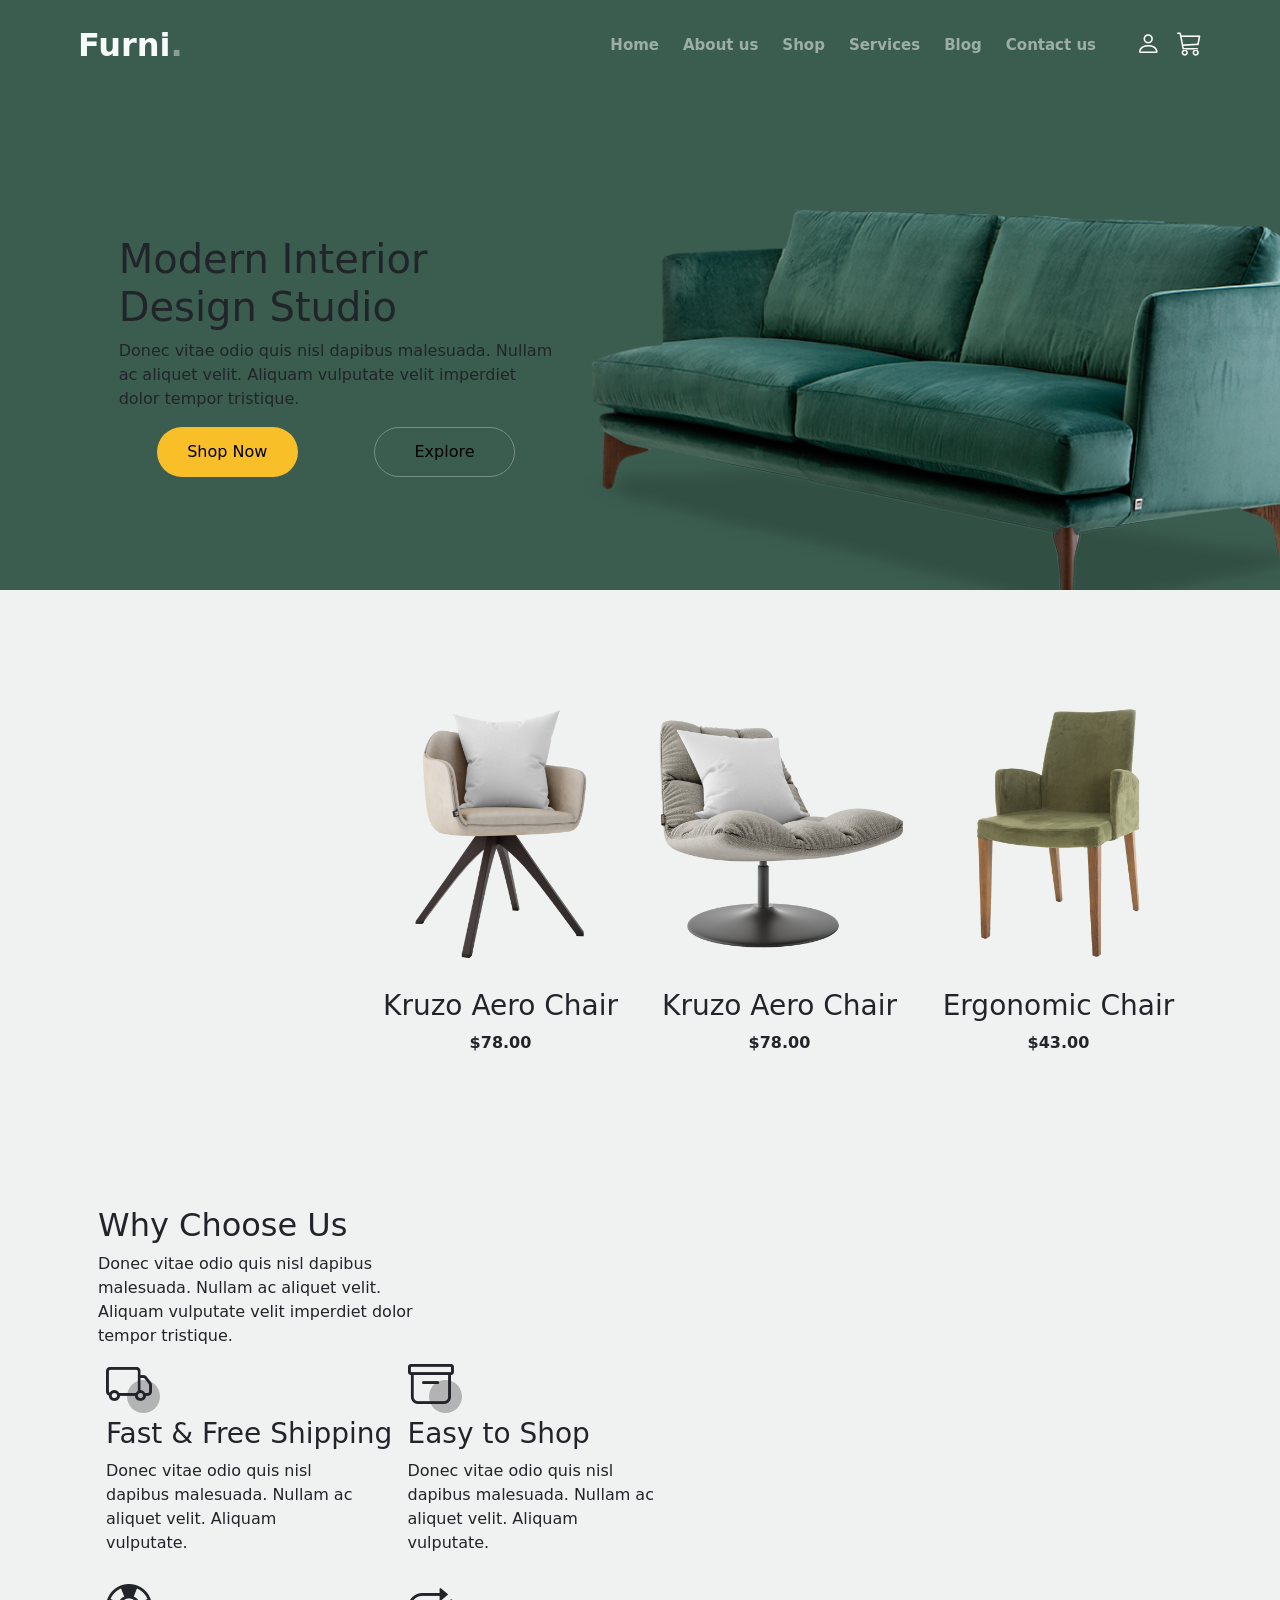
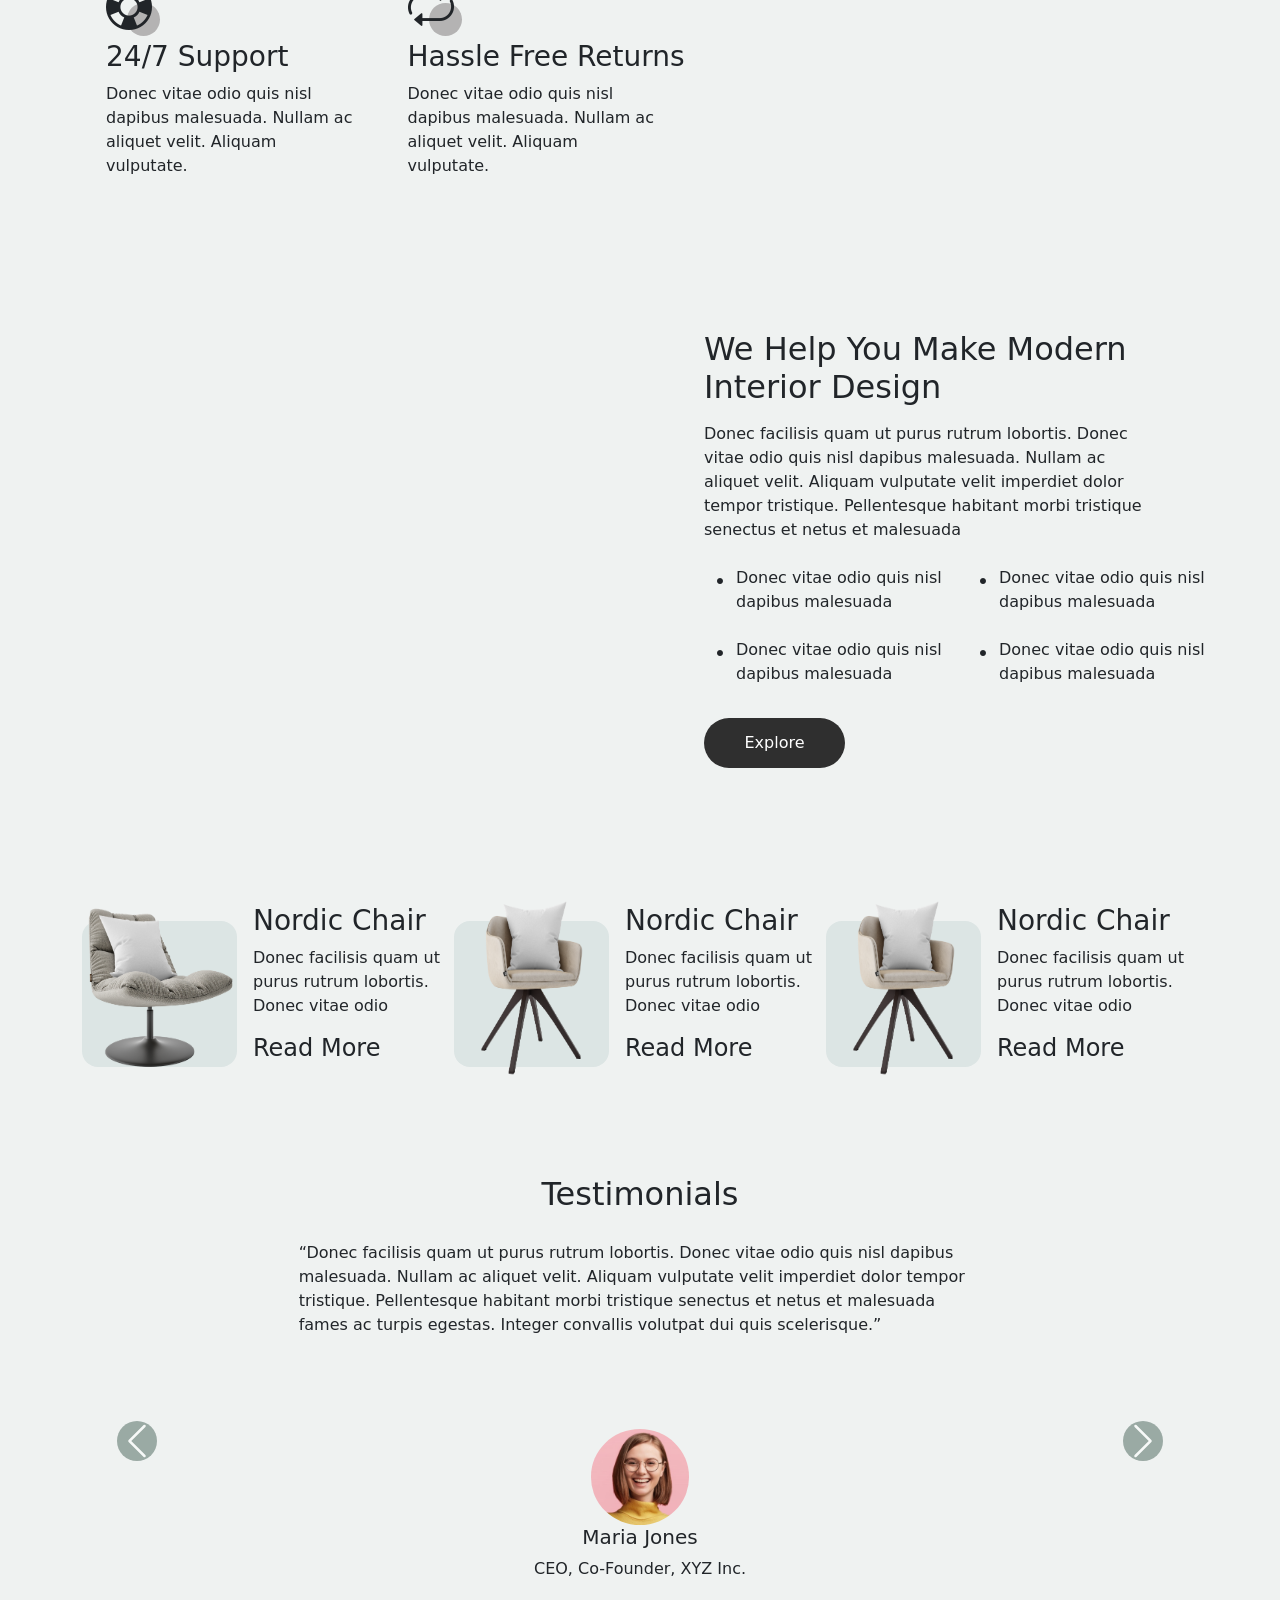
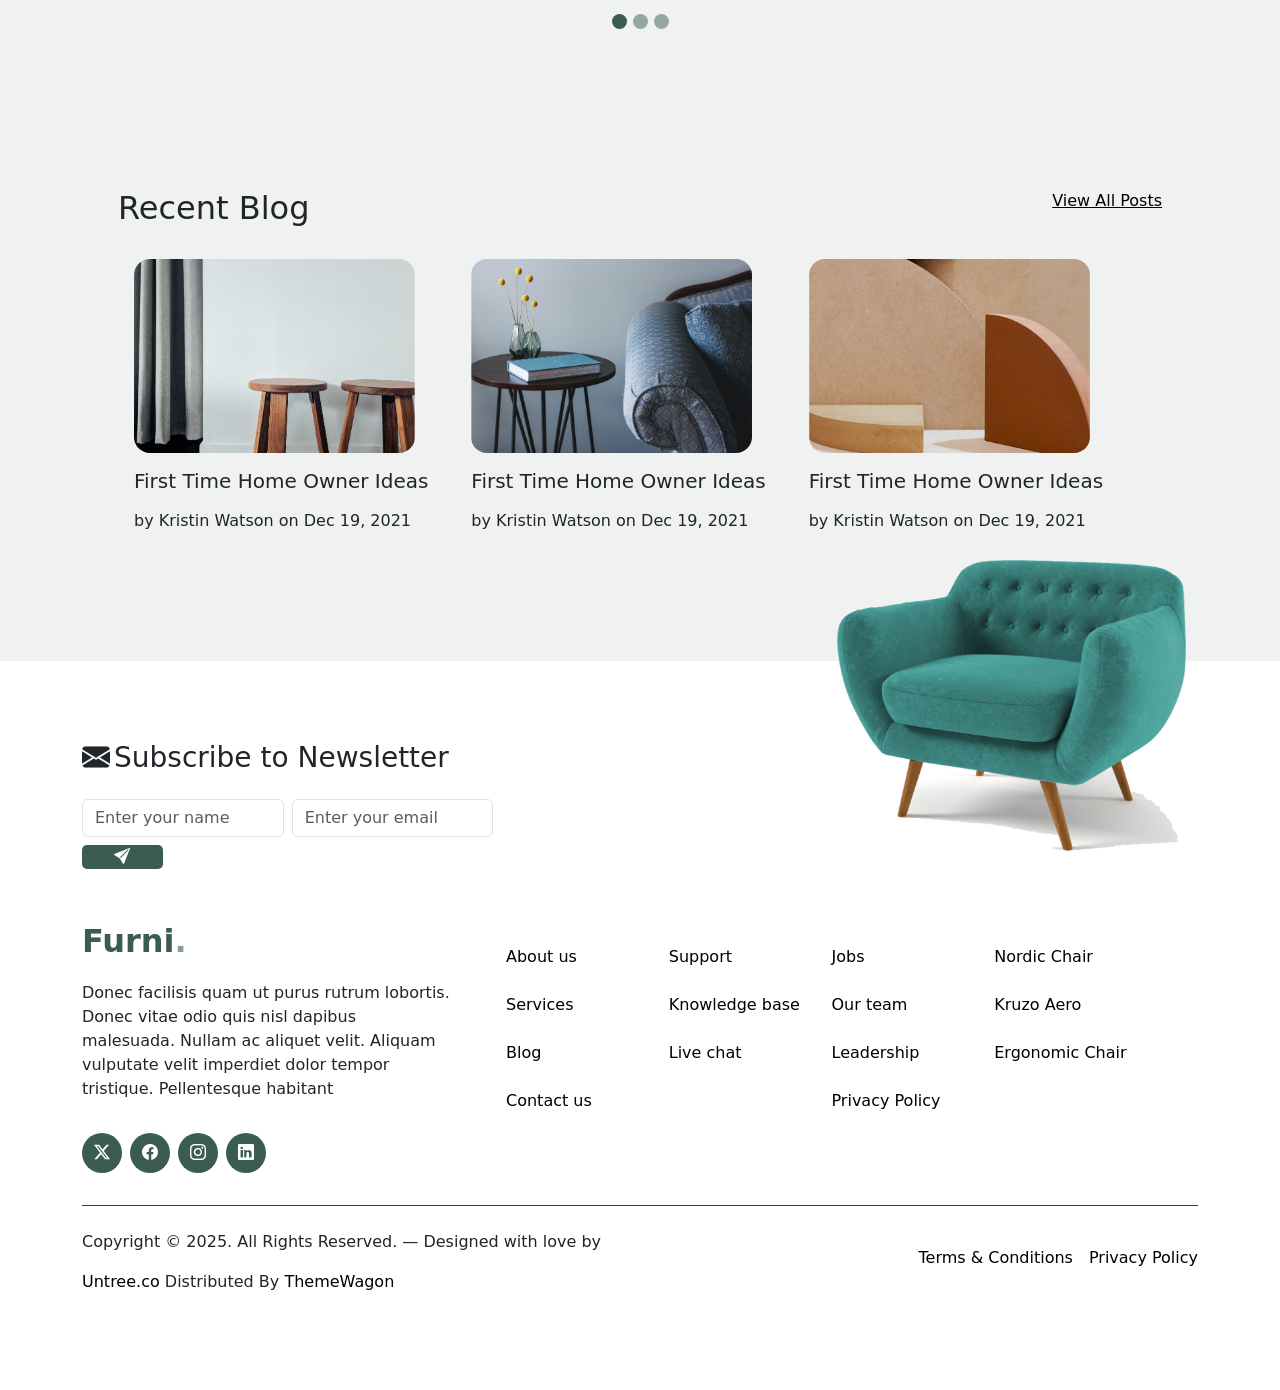
<file: index.html>
<!DOCTYPE html>
<html lang="en">

<head>
    <meta charset="UTF-8">
    <meta name="viewport" content="width=device-width, initial-scale=1.0">
    <!-- link bootstrap -->
    <link href="https://cdn.jsdelivr.net/npm/bootstrap@5.3.7/dist/css/bootstrap.min.css" rel="stylesheet"
        integrity="sha384-LN+7fdVzj6u52u30Kp6M/trliBMCMKTyK833zpbD+pXdCLuTusPj697FH4R/5mcr" crossorigin="anonymous">
    <!-- link bootstrap icon -->
    <link rel="stylesheet" href="https://cdn.jsdelivr.net/npm/bootstrap-icons@1.13.1/font/bootstrap-icons.min.css">
    <link rel="stylesheet" href="./css/index.css">
    <!-- link  Animations -->
    <link href="https://unpkg.com/aos@2.3.1/dist/aos.css" rel="stylesheet">
    <!--  -->
    <title>Furni Free Bootstrap 5 Template for Furniture and Interior Design Websites by Untree.co </title>
</head>

<body>
    <!-- nav  -->
    <nav class="navbar navbar-expand-md ">
        <div class="container p-2">
            <!-- Logo -->
            <a href="#" class="navbar-brand d-flex align-items-center text-light" id="logo">
                Furni<span>.</span>
            </a>

            <button class="navbar-toggler" type="button" data-bs-toggle="collapse" data-bs-target="#navbarNav"
                aria-controls="navbarNav" aria-expanded="false" aria-label="Toggle navigation">
                <span class="navbar-toggler-icon"></span>
            </button>

            <div class="collapse navbar-collapse" id="navbarNav">
                <!-- Links -->
                <ul class="navbar-nav ms-auto gap-4 d-flex align-items-center justify-content-center" id="link">
                    <li><a   href="./index.html">Home</a></li>
                    <li><a href="./about.html">About us</a></li>
                    <li><a href="./shop.html">Shop</a></li>
                    <li><a href="./Services.html">Services</a></li>
                    <li><a href="./blog.html">Blog</a></li>
                    <li><a href="./Contact.html">Contact us</a></li>
                    <li class="nav-item d-flex align-items-center ms-lg-3" id="icon">
                        <i class="bi bi-person me-3"><a href="#"></a></i>
                        <i class="bi bi-cart3"><a href="#"></a></i>
                    </li>
                </ul>
            </div>
        </div>
    </nav>
    <!-- sections 1 -->
    <section class="col-12 d-flex align-items-center justify-content-center" id="section1">
        <div class="container col-12 col-lg-10 d-flex align-items-center  h-75 " id="son-section">
            <div class="col-12 col-lg-5 d-flex flex-column ">
                <h1>Modern Interior Design Studio</h1>
                <p>Donec vitae odio quis nisl dapibus malesuada. Nullam ac aliquet velit. Aliquam vulputate velit
                    imperdiet dolor tempor tristique.</p>
                <div class="d-flex  col-12 justify-content-around">
                    <button class="bottom1">Shop Now</button>
                    <button class="bottom2">Explore</button>
                </div>
            </div>
            <div class="col-12 col-lg-7 d-flex" id="img">
                <img src="./photo/couch.png" alt="" data-aos="fade-down" data-aos-easing="linear"
                    data-aos-duration="1500">
            </div>
        </div>
    </section>
    <!--section 2  -->
    <section class="col-12  p-lg-5" id="section2">
        <div class="container col-12  mt-5 d-flex flex-column align-items-md-center flex-lg-row" id="container">
            <div class="col-12 col-md-12 col-lg-3" id="son" data-aos="fade-right" data-aos-offset="300"
                data-aos-duration="1500" data-aos-easing="ease-in-sine">
                <h1>Crafted with excellent material.</h1>
                <p class="mt-4">Donec vitae odio quis nisl dapibus malesuada. Nullam ac aliquet velit. Aliquam
                    vulputate
                    velit
                    imperdiet dolor tempor tristique.</p>
                <button class="mt-1">Explore</button>
            </div>
            <!-- cards-->
            <div class="d-flex col-12 col-lg-9 flex-column flex-md-row  mt-2 " id="cards">
                <!-- card1 -->
                <div class="col-10 col-md-4 col-lg-4 d-flex flex-column align-items-center" id="card">
                    <div class="w-100 h-100" id="contantcard">
                        <!-- img -->
                        <div class="col-12 d-flex ">
                            <img class="col-12" src="./photo/product-1.png" alt="">
                        </div>
                        <!-- contant -->
                        <div class="col-12 d-flex flex-column align-items-center mt-4 ">
                            <h3>Kruzo Aero Chair</h3>
                            <strong>$78.00</strong>
                        </div>

                        <div class="col-12 d-flex justify-content-center  " id="containericon">
                            <div class="son">
                                <i class="bi bi-plus-lg" id="sonicon"></i>
                            </div>
                        </div>
                        <div class="col-12 " id="lit">
                        </div>
                    </div>
                </div>
                <!-- card 2 -->
                <div class="col-10 col-md-4 col-lg-4 d-flex flex-column align-items-center" id="card">
                    <div class="w-100 h-100" id="contantcard">
                        <div class="col-12 d-flex ">
                            <img class="col-12" src="./photo/product-2.png" alt="">
                        </div>
                        <div class="col-12 d-flex flex-column align-items-center mt-4 ">
                            <h3>Kruzo Aero Chair</h3>
                            <strong>$78.00</strong>
                        </div>

                        <div class="col-12 d-flex justify-content-center  " id="containericon">
                            <div class="son">
                                <i class="bi bi-plus-lg" id="sonicon"></i>
                            </div>
                        </div>
                        <div class="col-12 " id="lit">
                        </div>
                    </div>
                </div>
                <!-- card 3 -->
                <div class="col-10 col-md-4 col-lg-4 d-flex flex-column align-items-center" id="card">
                    <div class="w-100 h-100" id="contantcard">
                        <div class="col-12 d-flex ">
                            <img class="col-12" src="./photo/product-3.png" alt="">
                        </div>
                        <div class="col-12 d-flex flex-column align-items-center mt-4 ">
                            <h3>Ergonomic Chair</h3>
                            <strong>$43.00</strong>
                        </div>

                        <div class="col-12 d-flex justify-content-center  " id="containericon">
                            <div class="son">
                                <i class="bi bi-plus-lg" id="sonicon"></i>
                            </div>
                        </div>
                        <div class="col-12 " id="lit">
                        </div>
                    </div>
                </div>
            </div>
        </div>
    </section>
    <!--section 3  -->
    <section class=" col-12  p-lg-5" id="section3">
        <div class="container col-12  d-flex  flex-lg-wrap " id="sonsection3">
            <div class=" col-12 col-lg-7" id="left">
                <div class=" col-12 col-lg-7  ">
                    <h2 class="col-12">Why Choose Us</h2>
                    <p class="col-11">Donec vitae odio quis nisl dapibus malesuada. Nullam ac aliquet velit. Aliquam
                        vulputate velit
                        imperdiet dolor tempor tristique.</p>
                </div>
                <div class=" d-flex col-12 p-lg-2 mt-4">
                    <div class="col-6 d-flex flex-column  " id="dad">
                        <div class="col-3 d-flex align-items-center justify-content-center">
                            <div class="" id="icon">
                                <i class="bi bi-truck" id="sonicon"></i>
                            </div>
                        </div>
                        <h3 class="mt-1">Fast & Free Shipping</h3>
                        <p class="col-10">Donec vitae odio quis nisl dapibus malesuada. Nullam ac aliquet velit.
                            Aliquam
                            vulputate.</p>
                    </div>
                    <div class="col-6 d-flex flex-column" id="dad">
                        <div class="col-3 d-flex align-items-center justify-content-center">
                            <div class="" id="icon">
                                <i class="bi bi-archive" id="sonicon"></i>
                            </div>
                        </div>
                        <h3 class="mt-1">Easy to Shop</h3>
                        <p class="col-10">Donec vitae odio quis nisl dapibus malesuada. Nullam ac aliquet velit.
                            Aliquam
                            vulputate.</p>
                    </div>
                </div>
                <div class=" d-flex col-12 p-lg-2 mt-3">
                    <div class="col-6 d-flex flex-column " id="dad">
                        <div class="col-3 d-flex align-items-center justify-content-center">
                            <div class="" id="icon">
                                <i class="bi bi-life-preserver" id="sonicon"></i>
                            </div>
                        </div>
                        <h3 class="mt-1 ">24/7 Support</h3>
                        <p class="col-10">Donec vitae odio quis nisl dapibus malesuada. Nullam ac aliquet velit.
                            Aliquam vulputate.</p>

                    </div>
                    <div class="col-6 d-flex flex-column " id="dad">
                        <div class="col-3 d-flex align-items-center justify-content-center">
                            <div class="" id="icon">
                                <i class="bi bi-repeat" id="sonicon"></i>
                            </div>
                        </div>
                        <h3 class="mt-1 "> Hassle Free Returns</h3>
                        <p class="col-10"> Donec vitae odio quis nisl dapibus malesuada. Nullam ac aliquet velit.
                            Aliquam vulputate.</p>
                    </div>
                </div>
            </div>
            <div class="col-12 col-lg-5" id="rigth">
                <img class="col-12" src="./photo/why-choose-us-img.jpg" alt="" data-aos="fade-right"
                    data-aos-offset="300" data-aos-easing="ease-in-sine" data-aos-duration="1500">
            </div>
        </div>

    </section>
    <!--section 4  -->
    <section class="col-12  p-lg-5" id="section4">
        <div class="container d-flex gap-lg-5" id="sonsection4">
            <div class="col-12 col-lg-6 d-flex flex-column p-2" id="left" data-aos="fade-right"
                data-aos-easing="ease-in-sine" data-aos-duration="1500">
                <div class="d-flex col-12">
                    <div class="col-9">
                        <img src="./photo/img-grid-1.jpg" alt="" class="col-11">
                    </div>
                    <div class="col-3">
                        <img src="./photo/img-grid-2.jpg" alt="" class="col-12">
                    </div>
                </div>
                <div class="col-12" id="imgr">
                    <img src="./photo/img-grid-3.jpg" alt="" class="col-7" id="imgp">
                </div>
            </div>
            <div class="col-12 col-lg-6 p-3" id="rigth">
                <h2 class="col-11">We Help You Make Modern Interior Design </h2>
                <p class="col-10 mt-3">Donec facilisis quam ut purus rutrum lobortis. Donec vitae odio quis nisl
                    dapibus
                    malesuada. Nullam
                    ac aliquet velit. Aliquam vulputate velit imperdiet dolor tempor tristique. Pellentesque
                    habitant
                    morbi tristique senectus et netus et malesuada</p>
                <div class="d-flex col-12 mt-3">
                    <div>
                        <li class=" d-flex ">
                            <i class="bi bi-dot fs-2"></i>
                            <p class="mt-2">Donec vitae odio quis nisl dapibus malesuada</p>
                        </li>
                        <li class=" d-flex ">
                            <i class="bi bi-dot fs-2"></i>
                            <p class="mt-2">Donec vitae odio quis nisl dapibus malesuada</p>
                        </li>
                    </div>
                    <div>
                        <li class=" d-flex ">
                            <i class="bi bi-dot fs-2"></i>
                            <p class="mt-2">Donec vitae odio quis nisl dapibus malesuada</p>
                        </li>
                        <li class=" d-flex ">
                            <i class="bi bi-dot fs-2"></i>
                            <p class="mt-2">Donec vitae odio quis nisl dapibus malesuada</p>
                        </li>
                    </div>
                </div>
                <button class="mt-3">Explore</button>

            </div>
        </div>
    </section>
    <!--section 5  -->
    <section class="col-12 p-lg-5 mt-3" id="section5">
        <div class="container      " id="container">
            <div class="col-12  d-flex align-items-lg-center flex-wrap ">
                <div class="col-12 col-md-6 col-lg-4 d-flex gap-2">
                    <div class="col-5 d-flex" id="dadimg">
                        <img src="./photo/product-2.png" alt="" class="col-12">
                        <div class="col-12" id="sonimg"></div>
                    </div>
                    <div class="col-7 d-flex flex-column p-2">
                        <h3>Nordic Chair</h3>
                        <p>Donec facilisis quam ut purus rutrum lobortis. Donec vitae odio</p>
                        <h4>Read More</h4>
                    </div>
                </div>
                <div class="col-12 col-md-6 col-lg-4 d-flex gap-2">
                    <div class="col-5 d-flex" id="dadimg">
                        <img src="./photo/product-1.png" alt="" class="col-12">
                        <div class="col-12" id="sonimg"></div>
                    </div>
                    <div class="col-7 d-flex flex-column p-2">
                        <h3>Nordic Chair</h3>
                        <p>Donec facilisis quam ut purus rutrum lobortis. Donec vitae odio</p>
                        <h4>Read More</h4>
                    </div>
                </div>
                <div class="col-12 col-md-6  col-lg-4  d-flex gap-2">
                    <div class="col-5 d-flex" id="dadimg">
                        <img src="./photo/product-1.png" alt="" class="col-12">
                        <div class="col-12" id="sonimg"></div>
                    </div>
                    <div class="col-7 d-flex flex-column p-2">
                        <h3>Nordic Chair</h3>
                        <p>Donec facilisis quam ut purus rutrum lobortis. Donec vitae odio</p>
                        <h4>Read More</h4>
                    </div>
                </div>
            </div>

        </div>
    </section>
    <!--  slide -->
    <section class="col-12 p-5" id="section6">
        <div class="container">
            <div class="col-12 text-center mb-4">
                <h2>Testimonials</h2>
            </div>
        </div>
        <div class=" slide">
            <div id="carouselExampleIndicators" class="carousel slide">
                <div class="carousel-indicators">
                    <button type="button" data-bs-target="#carouselExampleIndicators" data-bs-slide-to="0"
                        class="active" aria-current="true" aria-label="Slide 1" id="buttonSlide"></button>
                    <button type="button" data-bs-target="#carouselExampleIndicators" data-bs-slide-to="1"
                        aria-label="Slide 2" id="buttonSlide"></button>
                    <button type="button" data-bs-target="#carouselExampleIndicators" data-bs-slide-to="2"
                        aria-label="Slide 3" id="buttonSlide"></button>
                </div>
                <div class="carousel-inner">
                    <div class="carousel-item active">
                        <div class="col-12 d-flex flex-column align-items-center justify-content-between gap-5">
                            <div class="col-lg-7 d-flex p-lg-1 mb-4">
                                <p>“Donec facilisis quam ut purus rutrum lobortis. Donec vitae odio quis
                                    nisl dapibus
                                    malesuada. Nullam ac aliquet velit. Aliquam vulputate velit imperdiet dolor tempor
                                    tristique. Pellentesque habitant morbi tristique senectus et netus et malesuada
                                    fames ac
                                    turpis egestas. Integer convallis volutpat dui quis scelerisque.”</p>
                            </div>
                            <div class="mb-5 col-12 d-flex flex-column align-items-center">
                                <img src="./photo/person-1.png" alt="" class="col-1">
                                <h5>Maria Jones</h5>
                                <p>CEO, Co-Founder, XYZ Inc.</p>
                            </div>
                        </div>
                    </div>
                    <div class="carousel-item">
                        <div class="col-12 d-flex flex-column align-items-center justify-content-between gap-5">
                            <div class="col-lg-7 d-flex p-lg-1 mb-4">
                                <p>“Donec facilisis quam ut purus rutrum lobortis. Donec vitae odio quis
                                    nisl dapibus
                                    malesuada. Nullam ac aliquet velit. Aliquam vulputate velit imperdiet dolor tempor
                                    tristique. Pellentesque habitant morbi tristique senectus et netus et malesuada
                                    fames ac
                                    turpis egestas. Integer convallis volutpat dui quis scelerisque.”</p>
                            </div>
                            <div class="mb-5 col-12 d-flex flex-column align-items-center">
                                <img src="./photo/person-1.png" alt="" class="col-1">
                                <h5>Maria Jones</h5>
                                <p>CEO, Co-Founder, XYZ Inc.</p>
                            </div>
                        </div>
                    </div>
                    <div class="carousel-item">
                        <div class="col-12 d-flex flex-column align-items-center justify-content-between gap-5">
                            <div class="col-lg-7 d-flex p-lg-1 mb-4">
                                <p>“Donec facilisis quam ut purus rutrum lobortis. Donec vitae odio quis
                                    nisl dapibus
                                    malesuada. Nullam ac aliquet velit. Aliquam vulputate velit imperdiet dolor tempor
                                    tristique. Pellentesque habitant morbi tristique senectus et netus et malesuada
                                    fames ac
                                    turpis egestas. Integer convallis volutpat dui quis scelerisque.”</p>
                            </div>
                            <div class="mb-5 col-12 d-flex flex-column align-items-center">
                                <img src="./photo/person-1.png" alt="" class="col-1">
                                <h5>Maria Jones</h5>
                                <p>CEO, Co-Founder, XYZ Inc.</p>
                            </div>
                        </div>
                    </div>
                </div>
                <button class="carousel-control-prev" type="button" data-bs-target="#carouselExampleIndicators"
                    data-bs-slide="prev">
                    <span class="carousel-control-prev-icon" aria-hidden="true" id="Next"></span>
                    <span class="visually-hidden">Previous</span>
                </button>
                <button class="carousel-control-next" type="button" data-bs-target="#carouselExampleIndicators"
                    data-bs-slide="next">
                    <span class="carousel-control-next-icon" aria-hidden="true" id="Next"></span>
                    <span class="visually-hidden">Next</span>
                </button>
            </div>
        </div>
    </section>
    <!--section 6  -->
    <section class="col-12 p-lg-5" id="section7">
        <div class="container  p-5">
            <div class="col-12 d-flex justify-content-lg-between gap-md-3" id="head">
                <h2>Recent Blog</h2>
                <a href="#">View All Posts</a>
            </div>
            <div class="col-12 d-flex flex-wrap p-3 mt-2" id="imgs">
                <div class="col-12 col-md-6 col-lg-4 d-flex flex-column gap-2">
                    <img src="./photo/post-1.jpg" alt="" class="col-10">
                    <h5 class="mt-2">First Time Home Owner Ideas</h5>
                    <p>by Kristin Watson on Dec 19, 2021</p>
                </div>
                <div class="col-12 col-md-6 col-lg-4 d-flex flex-column gap-2">
                    <img src="./photo/post-2.jpg" alt="" class="col-10">
                    <h5 class="mt-2">First Time Home Owner Ideas</h5>
                    <p>by Kristin Watson on Dec 19, 2021</p>
                </div>
                <div class="col-12 col-md-6 col-lg-4 d-flex flex-column gap-2">
                    <img src="./photo/post-3.jpg" alt="" class="col-10">
                    <h5 class="mt-2">First Time Home Owner Ideas</h5>
                    <p>by Kristin Watson on Dec 19, 2021</p>
                </div>
            </div>
        </div>
    </section>
    <!-- footer -->
    <footer class="col-12  ">
        <div class="container position-relative ">
            <div class=" img">
                <img src="./photo/sofa.png" alt="" class="">
            </div>
            <div class="col-12 d-flex mb-5">
                <div>
                    <h3 class="d-flex gap-1">
                        <i class="bi bi-envelope-fill"></i>
                        <p>Subscribe to Newsletter</p>
                    </h3>
                    <div class="d-flex col-lg-12 gap-2 flex-wrap" id="input">
                        <div class="col-lg-5">
                            <input type="text" class="form-control " id="floatingInput" placeholder="Enter your name">
                        </div>
                        <div class="col-lg-5">
                            <input type="email" class="form-control " id="floatingInput" placeholder="Enter your email">
                        </div>
                        <button class=" col-3 col-lg-2"><i class="bi bi-send-fill"></i></button>
                    </div>
                </div>

            </div>
            <div class="col-12 d-flex flex-wrap gap-lg-5">
                <div class="col-12 col-lg-4 d-flex flex-column gap-3 ">
                    <a href="#" class="d-flex align-items-center " id="logo">
                        Furni
                        <span class=" ">.</span>
                    </a>
                    <p>Donec facilisis quam ut purus rutrum lobortis. Donec vitae odio quis nisl dapibus malesuada.
                        Nullam ac aliquet velit. Aliquam vulputate velit imperdiet dolor tempor tristique. Pellentesque
                        habitant</p>
                    <div class="icon-link d-flex gap-2">
                        <button><i class="bi bi-twitter-x"></i></button>
                        <button><i class="bi bi-facebook"></i></button>
                        <button><i class="bi bi-instagram"></i></button>
                        <button><i class="bi bi-linkedin"></i></button>
                    </div>
                </div>
                <!-- link footer -->
                <div class="col-12 col-lg-7 mt-4 d-flex flex-wrap " id="link">
                    <div class="col-6 col-lg-3 d-flex flex-column gap-4 p-1">
                        <a href="#">About us</a>
                        <a href="#">Services</a>
                        <a href="#">Blog</a>
                        <a href="#">Contact us</a>
                    </div>
                    <div class="col-6 col-lg-3 d-flex flex-column gap-4  p-1 ">
                        <a href="#">Support</a>
                        <a href="#">Knowledge base</a>
                        <a href="#">Live chat</a>
                    </div>
                    <div class="col-6 col-lg-3  d-flex flex-column gap-4  p-1">
                        <a href="#">Jobs</a>
                        <a href="#">Our team</a>
                        <a href="#">Leadership</a>
                        <a href="#">Privacy Policy</a>
                    </div>
                    <div class="col-6 col-lg-3  d-flex flex-column gap-4  p-1 ">
                        <a href="#">Nordic Chair</a>
                        <a href="#">Kruzo Aero</a>
                        <a href="#">Ergonomic Chair</a>
                    </div>
                </div>
            </div>
            <div class="col-12 spes"></div>
            <div class="col-12 d-flex flex-wrap align-items-center justify-content-between" id="foot">
                <div class="col-lg-6 mt-4">
                    <p>Copyright © 2025. All Rights Reserved. — Designed with love by </p>
                    <p><a href="#">Untree.co</a> Distributed By <a href="#">ThemeWagon</a></p>
                </div>
                <div class="col-lg-6 d-flex justify-content-end gap-3">
                    <a href="#">Terms & Conditions</a>
                    <a href="#">Privacy Policy</a>
                </div>
            </div>
        </div>
    </footer>







    <!--js bootstrap  -->
    <script src="https://cdn.jsdelivr.net/npm/bootstrap@5.3.7/dist/js/bootstrap.bundle.min.js"
        integrity="sha384-ndDqU0Gzau9qJ1lfW4pNLlhNTkCfHzAVBReH9diLvGRem5+R9g2FzA8ZGN954O5Q"
        crossorigin="anonymous"></script>
    <!-- js Animations -->
    <script src="https://unpkg.com/aos@2.3.1/dist/aos.js"></script>
    <script>
        AOS.init();
    </script>
</body>

</html>
</file>
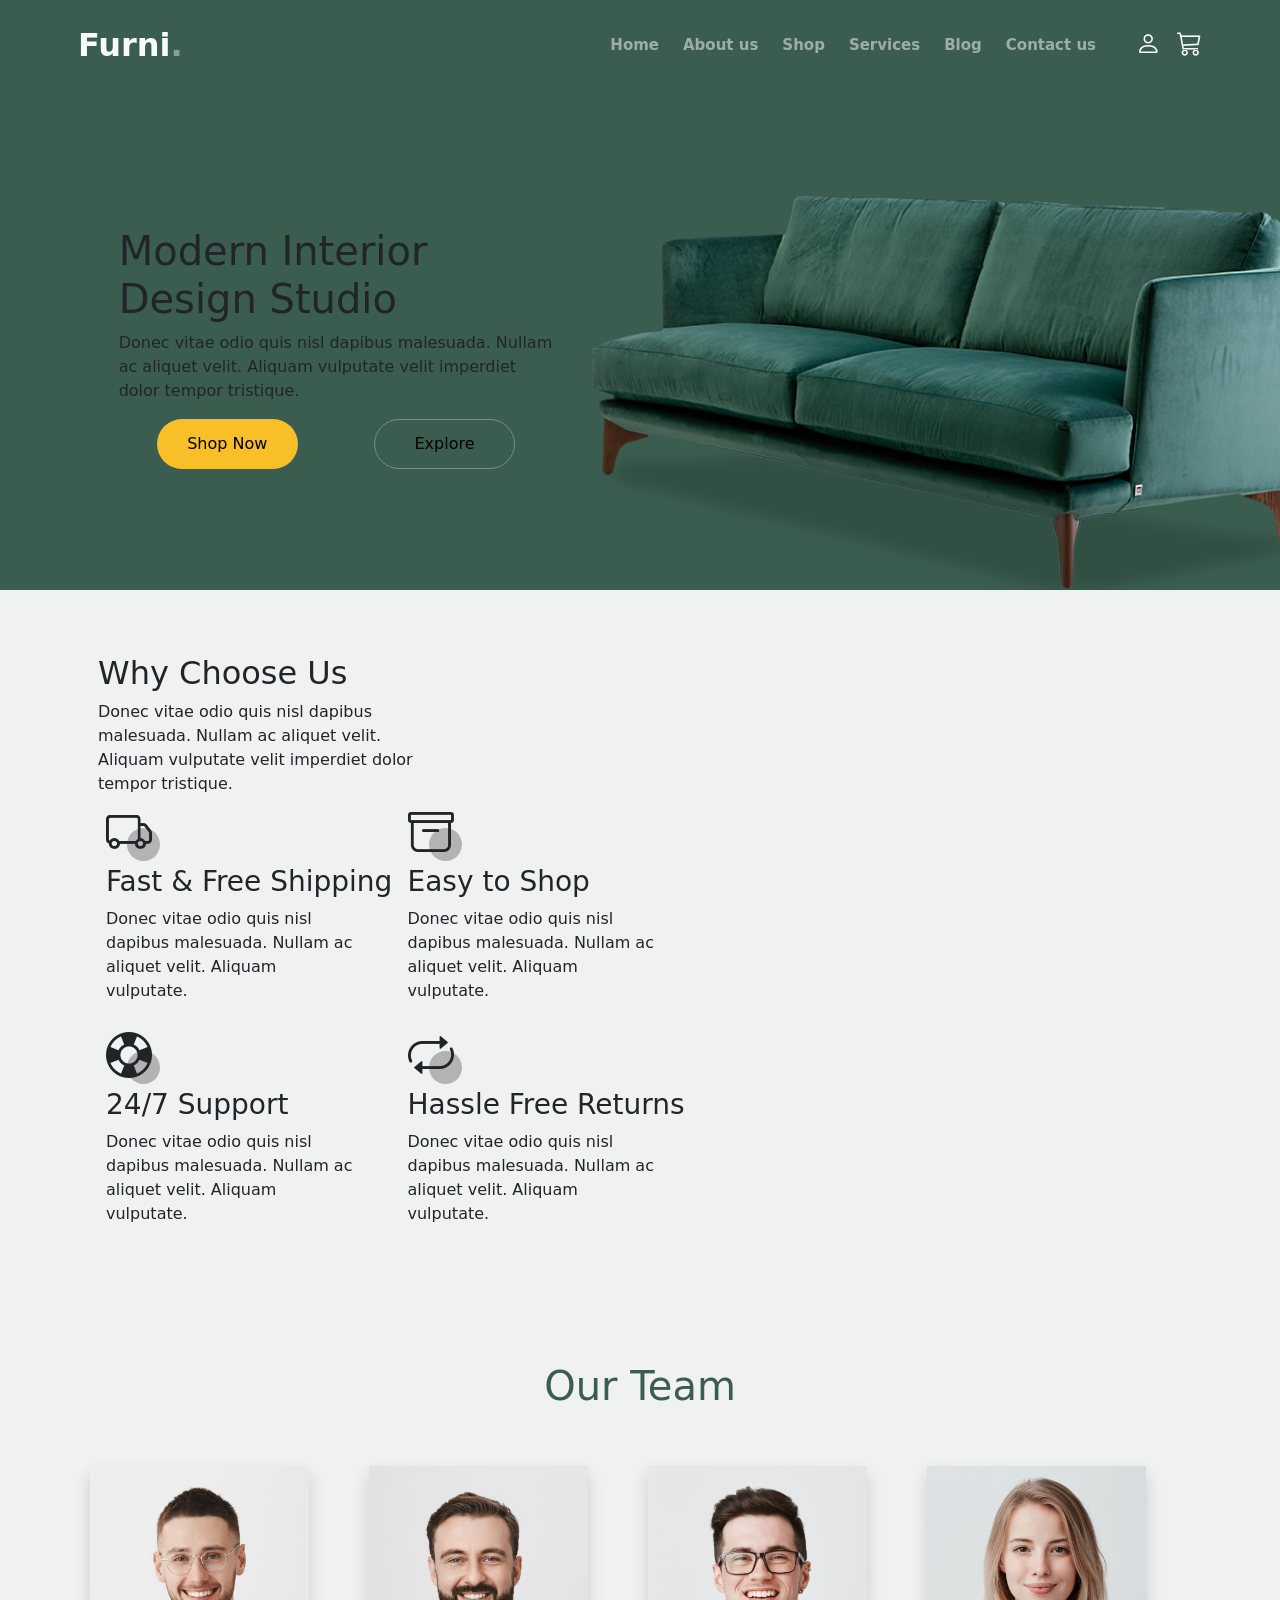
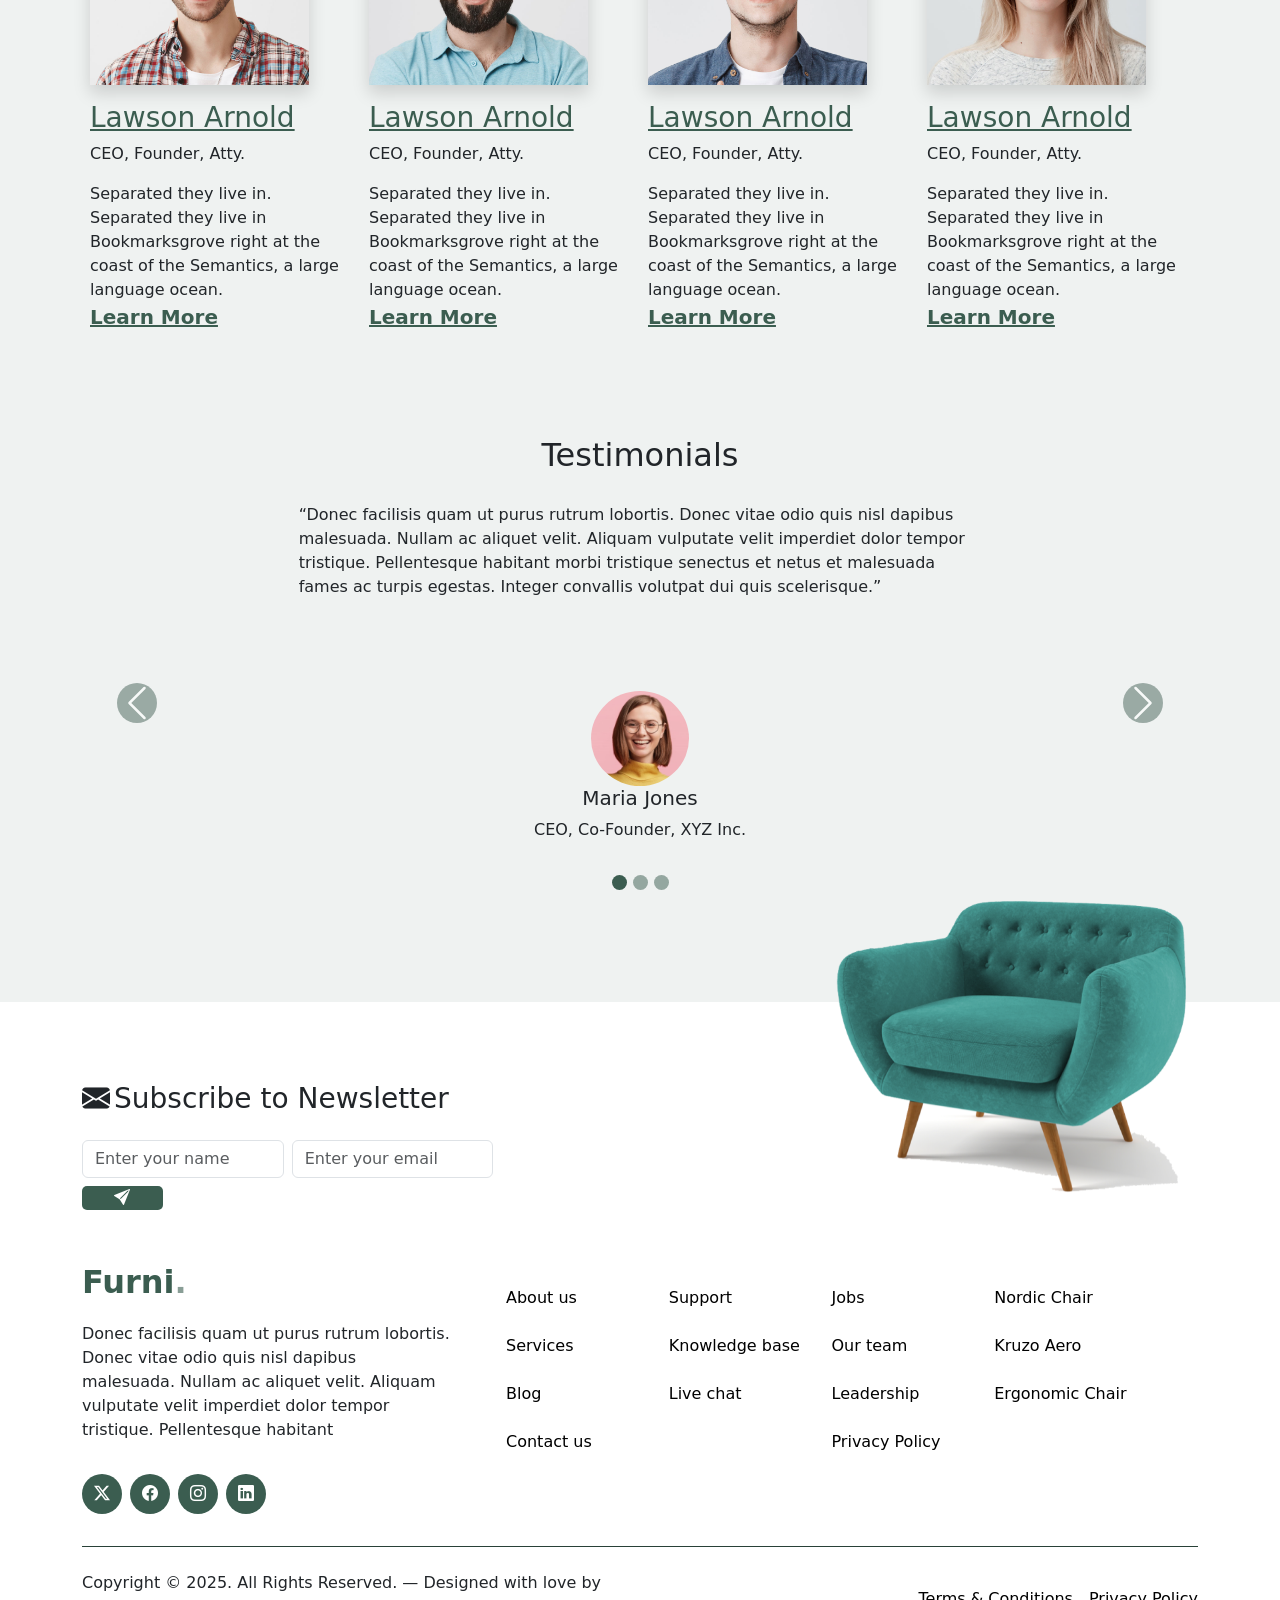
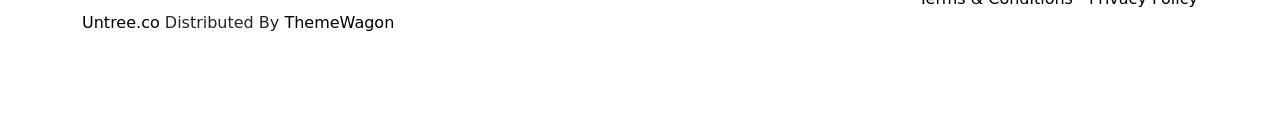
<file: about.html>
<!DOCTYPE html>
<html lang="en">

<head>
    <meta charset="UTF-8">
    <meta name="viewport" content="width=device-width, initial-scale=1.0">
    <!-- link bootstrap -->
    <link href="https://cdn.jsdelivr.net/npm/bootstrap@5.3.7/dist/css/bootstrap.min.css" rel="stylesheet"
        integrity="sha384-LN+7fdVzj6u52u30Kp6M/trliBMCMKTyK833zpbD+pXdCLuTusPj697FH4R/5mcr" crossorigin="anonymous">
    <!-- link bootstrap icon -->
    <link rel="stylesheet" href="https://cdn.jsdelivr.net/npm/bootstrap-icons@1.13.1/font/bootstrap-icons.min.css">
    <link rel="stylesheet" href="./css/about.css">
    <!-- link  Animations -->
    <link href="https://unpkg.com/aos@2.3.1/dist/aos.css" rel="stylesheet">

    <title>About</title>
</head>

<body>
    <!-- nav  -->
    <nav class="navbar navbar-expand-md ">
        <div class="container p-2">
            <!-- Logo -->
            <a href="#" class="navbar-brand d-flex align-items-center text-light" id="logo">
                Furni<span>.</span>
            </a>

            <button class="navbar-toggler" type="button" data-bs-toggle="collapse" data-bs-target="#navbarNav"
                aria-controls="navbarNav" aria-expanded="false" aria-label="Toggle navigation">
                <span class="navbar-toggler-icon"></span>
            </button>

            <div class="collapse navbar-collapse" id="navbarNav">
                <!-- Links -->
                <ul class="navbar-nav ms-auto gap-4 d-flex align-items-center justify-content-center" id="link">
                  <li><a  href="./index.html">Home</a></li>
                    <li><a href="./about.html">About us</a></li>
                    <li><a href="./shop.html">Shop</a></li>
                    <li><a href="./Services.html">Services</a></li>
                    <li><a href="./blog.html">Blog</a></li>
                    <li><a href="./Contact.html">Contact us</a></li>
                    <li class="nav-item d-flex align-items-center ms-lg-3" id="icon">
                        <i class="bi bi-person me-3"></i>
                        <i class="bi bi-cart3"></i>
                    </li>
                </ul>
            </div>
        </div>
    </nav>
    <!-- sections 1 -->
    <section class="col-12 d-flex align-items-center justify-content-center" id="section1">
        <div class="container col-12 col-lg-10 d-flex align-items-center  h-75 " id="son-section">
            <div class="col-12 col-lg-5 d-flex flex-column ">
                <h1>Modern Interior Design Studio</h1>
                <p>Donec vitae odio quis nisl dapibus malesuada. Nullam ac aliquet velit. Aliquam vulputate velit
                    imperdiet dolor tempor tristique.</p>
                <div class="d-flex  col-12 justify-content-around">
                    <button class="bottom1">Shop Now</button>
                    <button class="bottom2">Explore</button>
                </div>
            </div>
            <div class="col-12 col-lg-7 d-flex" id="img">
                <img src="./photo/couch.png" alt="" data-aos="fade-down" data-aos-easing="linear"
                    data-aos-duration="1500">
            </div>
        </div>
    </section>
    <!-- section 2 -->
    <section class=" col-12  p-lg-5" id="section2">
        <div class="container col-12  d-flex  flex-lg-wrap " id="sonsection3">
            <div class=" col-12 col-lg-7" id="left">
                <div class=" col-12 col-lg-7  ">
                    <h2 class="col-12">Why Choose Us</h2>
                    <p class="col-11">Donec vitae odio quis nisl dapibus malesuada. Nullam ac aliquet velit. Aliquam
                        vulputate velit
                        imperdiet dolor tempor tristique.</p>
                </div>
                <div class=" d-flex col-12 p-lg-2 mt-4">
                    <div class="col-6 d-flex flex-column  " id="dad">
                        <div class="col-3 d-flex align-items-center justify-content-center">
                            <div class="" id="icon">
                                <i class="bi bi-truck" id="sonicon"></i>
                            </div>
                        </div>
                        <h3 class="mt-1">Fast & Free Shipping</h3>
                        <p class="col-10">Donec vitae odio quis nisl dapibus malesuada. Nullam ac aliquet velit.
                            Aliquam
                            vulputate.</p>
                    </div>
                    <div class="col-6 d-flex flex-column" id="dad">
                        <div class="col-3 d-flex align-items-center justify-content-center">
                            <div class="" id="icon">
                                <i class="bi bi-archive" id="sonicon"></i>
                            </div>
                        </div>
                        <h3 class="mt-1">Easy to Shop</h3>
                        <p class="col-10">Donec vitae odio quis nisl dapibus malesuada. Nullam ac aliquet velit.
                            Aliquam
                            vulputate.</p>
                    </div>
                </div>
                <div class=" d-flex col-12 p-lg-2 mt-3">
                    <div class="col-6 d-flex flex-column " id="dad">
                        <div class="col-3 d-flex align-items-center justify-content-center">
                            <div class="" id="icon">
                                <i class="bi bi-life-preserver" id="sonicon"></i>
                            </div>
                        </div>
                        <h3 class="mt-1 ">24/7 Support</h3>
                        <p class="col-10">Donec vitae odio quis nisl dapibus malesuada. Nullam ac aliquet velit.
                            Aliquam vulputate.</p>

                    </div>
                    <div class="col-6 d-flex flex-column " id="dad">
                        <div class="col-3 d-flex align-items-center justify-content-center">
                            <div class="" id="icon">
                                <i class="bi bi-repeat" id="sonicon"></i>
                            </div>
                        </div>
                        <h3 class="mt-1 "> Hassle Free Returns</h3>
                        <p class="col-10"> Donec vitae odio quis nisl dapibus malesuada. Nullam ac aliquet velit.
                            Aliquam vulputate.</p>
                    </div>
                </div>
            </div>
            <div class="col-12 col-lg-5" id="rigth">
                <img class="col-12" src="./photo/why-choose-us-img.jpg" alt="" data-aos="fade-right"
                    data-aos-offset="300" data-aos-easing="ease-in-sine" data-aos-duration="1500">
            </div>
        </div>

    </section>
    <!-- section 3 -->
    <section class="col-12 d-flex align-items-center justify-content-center mt-5" id="section3">
        <div class="container ">
            <h1>Our Team</h1>
            <div class=" d-flex justify-content-center align-items-center flex-wrap  mt-5">
                <div class="col-12 col-md-6 col-lg-3 d-flex flex-column p-2 ">
                    <img src="./photo/pepole-1.jpg" alt="pepole" class="col-10 shadow">
                    <a href="about.html" class="mt-3">
                        <h3>Lawson Arnold</h3>
                    </a>
                    <p>CEO, Founder, Atty.</p>
                    <div>
                        Separated they live in. Separated they live in Bookmarksgrove right at the coast of the
                        Semantics, a large language ocean.
                    </div>
                    <a href="about.html">
                        Learn More
                    </a>
                </div>
                <div class="col-12 col-md-6 col-lg-3 d-flex flex-column p-2 ">
                    <img src="./photo/pepole-2.jpg" alt="pepole" class="col-10 shadow">
                    <a href="about.html" class="mt-3">
                        <h3>Lawson Arnold</h3>
                    </a>
                    <p>CEO, Founder, Atty.</p>
                    <div>
                        Separated they live in. Separated they live in Bookmarksgrove right at the coast of the
                        Semantics, a large language ocean.
                    </div>
                    <a href="about.html">
                        Learn More
                    </a>
                </div>
                <div class="col-12 col-md-6 col-lg-3 d-flex flex-column p-2 ">
                    <img src="./photo/pepole-3.jpg" alt="pepole" class="col-10 shadow">
                    <a href="about.html" class="mt-3">
                        <h3>Lawson Arnold</h3>
                    </a>
                    <p>CEO, Founder, Atty.</p>
                    <div>
                        Separated they live in. Separated they live in Bookmarksgrove right at the coast of the
                        Semantics, a large language ocean.
                    </div>
                    <a href="about.html">
                        Learn More
                    </a>
                </div>
                <div class="col-12 col-md-6 col-lg-3 d-flex flex-column p-2 ">
                    <img src="./photo/pepole-4.jpg" alt="pepole" class="col-10 shadow">
                    <a href="about.html" class="mt-3">
                        <h3>Lawson Arnold</h3>
                    </a>
                    <p>CEO, Founder, Atty.</p>
                    <div>
                        Separated they live in. Separated they live in Bookmarksgrove right at the coast of the
                        Semantics, a large language ocean.
                    </div>
                    <a href="about.html">
                        Learn More
                    </a>
                </div>
            </div>
        </div>
    </section>
    <!-- section 4 -->
    <section class="col-12 p-5 mt-5" id="section4">
        <div class="container">
            <div class="col-12 text-center mb-4">
                <h2>Testimonials</h2>
            </div>
        </div>
        <div class=" slide">
            <div id="carouselExampleIndicators" class="carousel slide">
                <div class="carousel-indicators">
                    <button type="button" data-bs-target="#carouselExampleIndicators" data-bs-slide-to="0"
                        class="active" aria-current="true" aria-label="Slide 1" id="buttonSlide"></button>
                    <button type="button" data-bs-target="#carouselExampleIndicators" data-bs-slide-to="1"
                        aria-label="Slide 2" id="buttonSlide"></button>
                    <button type="button" data-bs-target="#carouselExampleIndicators" data-bs-slide-to="2"
                        aria-label="Slide 3" id="buttonSlide"></button>
                </div>
                <div class="carousel-inner">
                    <div class="carousel-item active">
                        <div class="col-12 d-flex flex-column align-items-center justify-content-between gap-5">
                            <div class="col-lg-7 d-flex p-lg-1 mb-4">
                                <p>“Donec facilisis quam ut purus rutrum lobortis. Donec vitae odio quis
                                    nisl dapibus
                                    malesuada. Nullam ac aliquet velit. Aliquam vulputate velit imperdiet dolor tempor
                                    tristique. Pellentesque habitant morbi tristique senectus et netus et malesuada
                                    fames ac
                                    turpis egestas. Integer convallis volutpat dui quis scelerisque.”</p>
                            </div>
                            <div class="mb-5 col-12 d-flex flex-column align-items-center">
                                <img src="./photo/person-1.png" alt="" class="col-1">
                                <h5>Maria Jones</h5>
                                <p>CEO, Co-Founder, XYZ Inc.</p>
                            </div>
                        </div>
                    </div>
                    <div class="carousel-item">
                        <div class="col-12 d-flex flex-column align-items-center justify-content-between gap-5">
                            <div class="col-lg-7 d-flex p-lg-1 mb-4">
                                <p>“Donec facilisis quam ut purus rutrum lobortis. Donec vitae odio quis
                                    nisl dapibus
                                    malesuada. Nullam ac aliquet velit. Aliquam vulputate velit imperdiet dolor tempor
                                    tristique. Pellentesque habitant morbi tristique senectus et netus et malesuada
                                    fames ac
                                    turpis egestas. Integer convallis volutpat dui quis scelerisque.”</p>
                            </div>
                            <div class="mb-5 col-12 d-flex flex-column align-items-center">
                                <img src="./photo/person-1.png" alt="" class="col-1">
                                <h5>Maria Jones</h5>
                                <p>CEO, Co-Founder, XYZ Inc.</p>
                            </div>
                        </div>
                    </div>
                    <div class="carousel-item">
                        <div class="col-12 d-flex flex-column align-items-center justify-content-between gap-5">
                            <div class="col-lg-7 d-flex p-lg-1 mb-4">
                                <p>“Donec facilisis quam ut purus rutrum lobortis. Donec vitae odio quis
                                    nisl dapibus
                                    malesuada. Nullam ac aliquet velit. Aliquam vulputate velit imperdiet dolor tempor
                                    tristique. Pellentesque habitant morbi tristique senectus et netus et malesuada
                                    fames ac
                                    turpis egestas. Integer convallis volutpat dui quis scelerisque.”</p>
                            </div>
                            <div class="mb-5 col-12 d-flex flex-column align-items-center">
                                <img src="./photo/person-1.png" alt="" class="col-1">
                                <h5>Maria Jones</h5>
                                <p>CEO, Co-Founder, XYZ Inc.</p>
                            </div>
                        </div>
                    </div>
                </div>
                <button class="carousel-control-prev" type="button" data-bs-target="#carouselExampleIndicators"
                    data-bs-slide="prev">
                    <span class="carousel-control-prev-icon" aria-hidden="true" id="Next"></span>
                    <span class="visually-hidden">Previous</span>
                </button>
                <button class="carousel-control-next" type="button" data-bs-target="#carouselExampleIndicators"
                    data-bs-slide="next">
                    <span class="carousel-control-next-icon" aria-hidden="true" id="Next"></span>
                    <span class="visually-hidden">Next</span>
                </button>
            </div>
        </div>
    </section>
    <footer class="col-12 mt-5 ">
        <div class="container position-relative ">
            <div class=" img">
                <img src="./photo/sofa.png" alt="" class="">
            </div>
            <div class="col-12 d-flex mb-5">
                <div>
                    <h3 class="d-flex gap-1">
                        <i class="bi bi-envelope-fill"></i>
                        <p>Subscribe to Newsletter</p>
                    </h3>
                    <div class="d-flex col-lg-12 gap-2 flex-wrap" id="input">
                        <div class="col-lg-5">
                            <input type="text" class="form-control " id="floatingInput" placeholder="Enter your name">
                        </div>
                        <div class="col-lg-5">
                            <input type="email" class="form-control " id="floatingInput" placeholder="Enter your email">
                        </div>
                        <button class=" col-3 col-lg-2"><i class="bi bi-send-fill"></i></button>
                    </div>
                </div>

            </div>
            <div class="col-12 d-flex flex-wrap gap-lg-5">
                <div class="col-12 col-lg-4 d-flex flex-column gap-3 ">
                    <a href="#" class="d-flex align-items-center " id="logo">
                        Furni
                        <span class=" ">.</span>
                    </a>
                    <p>Donec facilisis quam ut purus rutrum lobortis. Donec vitae odio quis nisl dapibus malesuada.
                        Nullam ac aliquet velit. Aliquam vulputate velit imperdiet dolor tempor tristique. Pellentesque
                        habitant</p>
                    <div class="icon-link d-flex gap-2">
                        <button><i class="bi bi-twitter-x"></i></button>
                        <button><i class="bi bi-facebook"></i></button>
                        <button><i class="bi bi-instagram"></i></button>
                        <button><i class="bi bi-linkedin"></i></button>
                    </div>
                </div>
                <!-- link footer -->
                <div class="col-12 col-lg-7 mt-4 d-flex flex-wrap " id="link">
                    <div class="col-6 col-lg-3 d-flex flex-column gap-4 p-1">
                        <a href="#">About us</a>
                        <a href="#">Services</a>
                        <a href="#">Blog</a>
                        <a href="#">Contact us</a>
                    </div>
                    <div class="col-6 col-lg-3 d-flex flex-column gap-4  p-1 ">
                        <a href="#">Support</a>
                        <a href="#">Knowledge base</a>
                        <a href="#">Live chat</a>
                    </div>
                    <div class="col-6 col-lg-3  d-flex flex-column gap-4  p-1">
                        <a href="#">Jobs</a>
                        <a href="#">Our team</a>
                        <a href="#">Leadership</a>
                        <a href="#">Privacy Policy</a>
                    </div>
                    <div class="col-6 col-lg-3  d-flex flex-column gap-4  p-1 ">
                        <a href="#">Nordic Chair</a>
                        <a href="#">Kruzo Aero</a>
                        <a href="#">Ergonomic Chair</a>
                    </div>
                </div>
            </div>
            <div class="col-12 spes"></div>
            <div class="col-12 d-flex flex-wrap align-items-center justify-content-between" id="foot">
                <div class="col-lg-6 mt-4">
                    <p>Copyright © 2025. All Rights Reserved. — Designed with love by </p>
                    <p><a href="#">Untree.co</a> Distributed By <a href="#">ThemeWagon</a></p>
                </div>
                <div class="col-lg-6 d-flex justify-content-end gap-3">
                    <a href="#">Terms & Conditions</a>
                    <a href="#">Privacy Policy</a>
                </div>
            </div>
        </div>
    </footer>




























    <!--js bootstrap  -->
    <script src="https://cdn.jsdelivr.net/npm/bootstrap@5.3.7/dist/js/bootstrap.bundle.min.js"
        integrity="sha384-ndDqU0Gzau9qJ1lfW4pNLlhNTkCfHzAVBReH9diLvGRem5+R9g2FzA8ZGN954O5Q"
        crossorigin="anonymous"></script>
    <!-- js Animations -->
    <script src="https://unpkg.com/aos@2.3.1/dist/aos.js"></script>
    <script>
        AOS.init();
    </script>

</body>

</html>
</file>
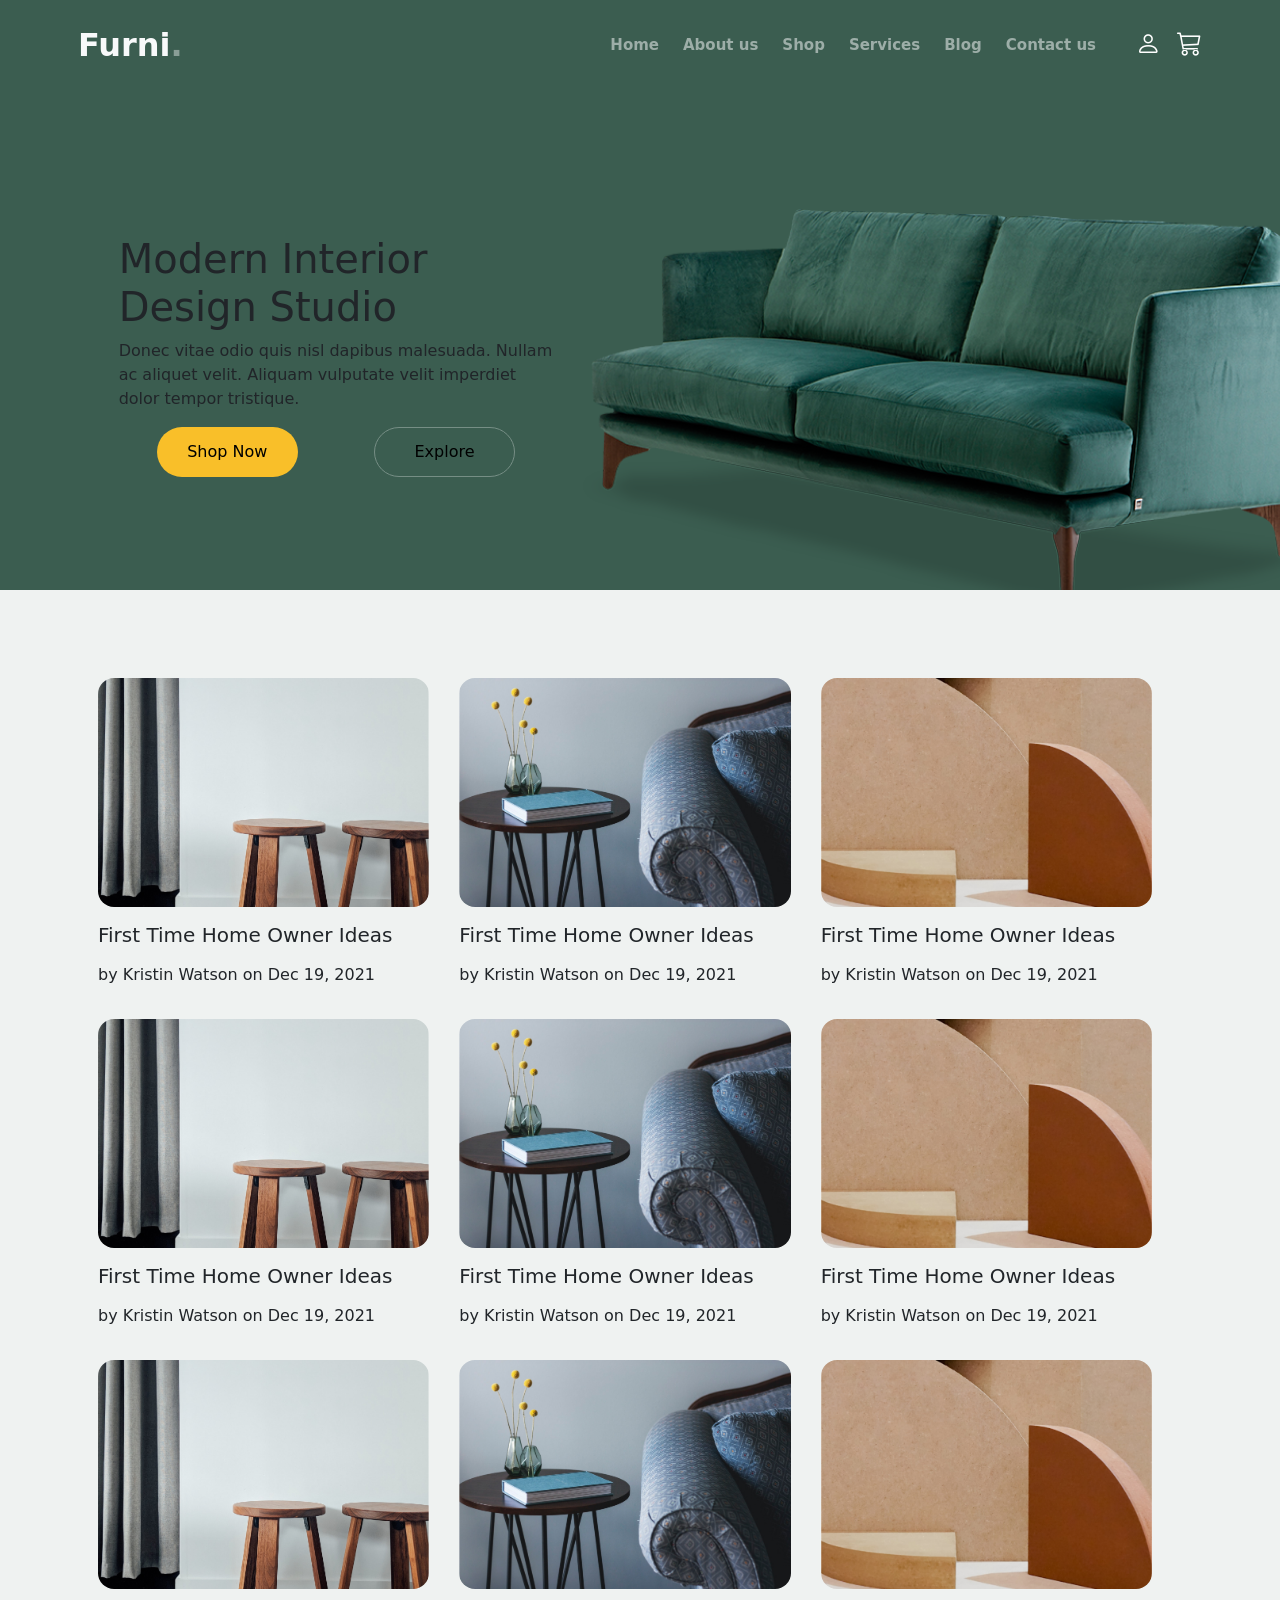
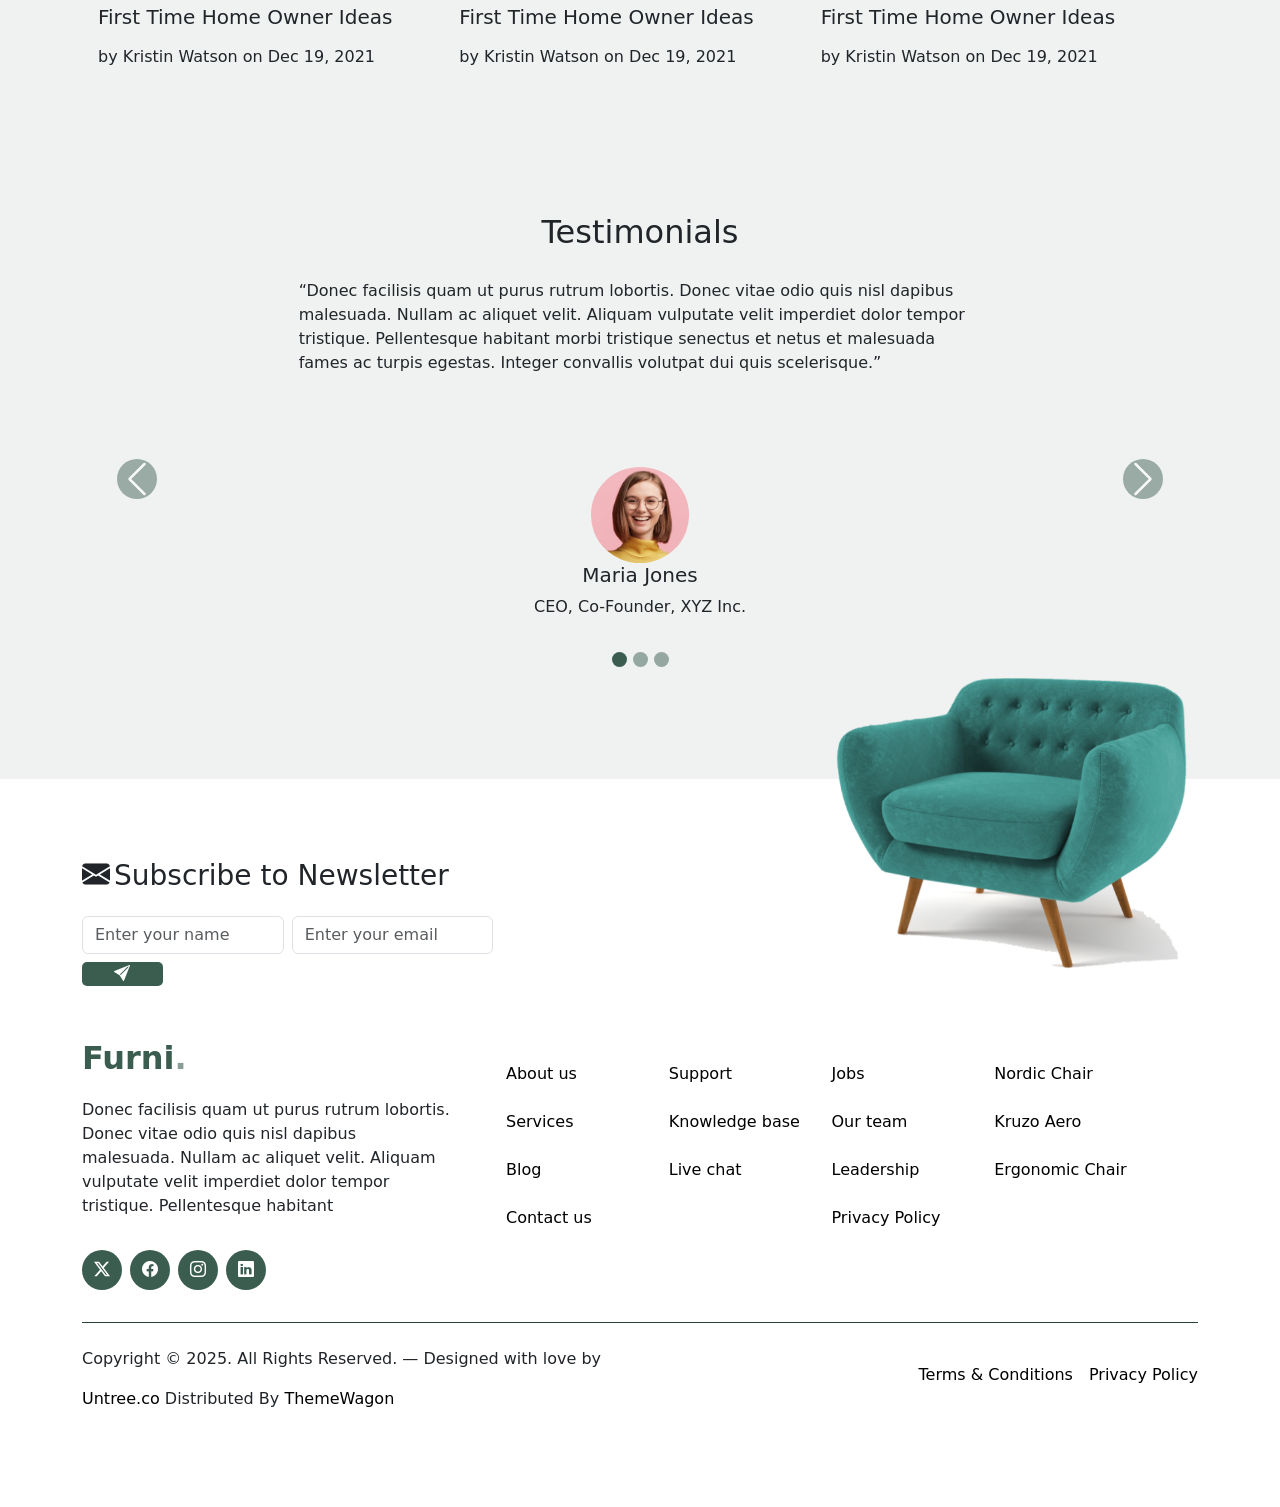
<file: blog.html>
<!DOCTYPE html>
<html lang="en">

<head>
    <meta charset="UTF-8">
    <meta name="viewport" content="width=device-width, initial-scale=1.0">
    <!-- link bootstrap -->
    <link href="https://cdn.jsdelivr.net/npm/bootstrap@5.3.7/dist/css/bootstrap.min.css" rel="stylesheet"
        integrity="sha384-LN+7fdVzj6u52u30Kp6M/trliBMCMKTyK833zpbD+pXdCLuTusPj697FH4R/5mcr" crossorigin="anonymous">
    <!-- link bootstrap icon -->
    <link rel="stylesheet" href="https://cdn.jsdelivr.net/npm/bootstrap-icons@1.13.1/font/bootstrap-icons.min.css">
    <link rel="stylesheet" href="./css/blog.css">
    <!-- link  Animations -->
    <link href="https://unpkg.com/aos@2.3.1/dist/aos.css" rel="stylesheet">
    <title>Blog</title>
</head>

<body>
    <!-- nav  -->
    <nav class="navbar navbar-expand-md ">
        <div class="container p-2">
            <!-- Logo -->
            <a href="#" class="navbar-brand d-flex align-items-center text-light" id="logo">
                Furni<span>.</span>
            </a>

            <button class="navbar-toggler" type="button" data-bs-toggle="collapse" data-bs-target="#navbarNav"
                aria-controls="navbarNav" aria-expanded="false" aria-label="Toggle navigation">
                <span class="navbar-toggler-icon"></span>
            </button>

            <div class="collapse navbar-collapse" id="navbarNav">
                <!-- Links -->
                <ul class="navbar-nav ms-auto gap-4 d-flex align-items-center justify-content-center" id="link">
                    <li><a  href="./index.html">Home</a></li>
                    <li><a href="./about.html">About us</a></li>
                    <li><a href="./shop.html">Shop</a></li>
                    <li><a href="./Services.html">Services</a></li>
                    <li><a href="./blog.html">Blog</a></li>
                    <li><a href="./Contact.html">Contact us</a></li>
                    <li class="nav-item d-flex align-items-center ms-lg-3" id="icon">
                        <i class="bi bi-person me-3"></i>
                        <i class="bi bi-cart3"></i>
                    </li>
                </ul>
            </div>
        </div>
    </nav>
    <!-- sections 1 -->
    <section class="col-12 d-flex align-items-center justify-content-center" id="section1">
        <div class="container col-12 col-lg-10 d-flex align-items-center  h-75 " id="son-section">
            <div class="col-12 col-lg-5 d-flex flex-column ">
                <h1>Modern Interior Design Studio</h1>
                <p>Donec vitae odio quis nisl dapibus malesuada. Nullam ac aliquet velit. Aliquam vulputate velit
                    imperdiet dolor tempor tristique.</p>
                <div class="d-flex  col-12 justify-content-around">
                    <button class="bottom1">Shop Now</button>
                    <button class="bottom2">Explore</button>
                </div>
            </div>
            <div class="col-12 col-lg-7 d-flex" id="img">
                <img src="./photo/couch.png" alt="" data-aos="fade-down" data-aos-easing="linear"
                    data-aos-duration="1500">
            </div>
        </div>
    </section>
    <!-- section 2 -->
    <section class="col-12 p-lg-5" id="section2">
        <div class="container  ">
            <div class="col-12 d-flex flex-wrap p-3 mt-2 mb-3" id="imgs">
                <div class="col-12 col-md-6 col-lg-4 d-flex flex-column gap-2 mt-3">
                    <img src="./photo/post-1.jpg" alt="" class="col-11">
                    <h5 class="mt-2">First Time Home Owner Ideas</h5>
                    <p>by Kristin Watson on Dec 19, 2021</p>
                </div>
                <div class="col-12 col-md-6 col-lg-4 d-flex flex-column gap-2 mt-3">
                    <img src="./photo/post-2.jpg" alt="" class="col-11">
                    <h5 class="mt-2">First Time Home Owner Ideas</h5>
                    <p>by Kristin Watson on Dec 19, 2021</p>
                </div>
                <div class="col-12 col-md-6 col-lg-4 d-flex flex-column gap-2 mt-3">
                    <img src="./photo/post-3.jpg" alt="" class="col-11">
                    <h5 class="mt-2">First Time Home Owner Ideas</h5>
                    <p>by Kristin Watson on Dec 19, 2021</p>
                </div>
                <div class="col-12 col-md-6 col-lg-4 d-flex flex-column gap-2 mt-3">
                    <img src="./photo/post-1.jpg" alt="" class="col-11">
                    <h5 class="mt-2">First Time Home Owner Ideas</h5>
                    <p>by Kristin Watson on Dec 19, 2021</p>
                </div>
                <div class="col-12 col-md-6 col-lg-4 d-flex flex-column gap-2 mt-3">
                    <img src="./photo/post-2.jpg" alt="" class="col-11">
                    <h5 class="mt-2">First Time Home Owner Ideas</h5>
                    <p>by Kristin Watson on Dec 19, 2021</p>
                </div>
                <div class="col-12 col-md-6 col-lg-4 d-flex flex-column gap-2 mt-3">
                    <img src="./photo/post-3.jpg" alt="" class="col-11">
                    <h5 class="mt-2">First Time Home Owner Ideas</h5>
                    <p>by Kristin Watson on Dec 19, 2021</p>
                </div>
                <div class="col-12 col-md-6 col-lg-4 d-flex flex-column gap-2 mt-3">
                    <img src="./photo/post-1.jpg" alt="" class="col-11">
                    <h5 class="mt-2">First Time Home Owner Ideas</h5>
                    <p>by Kristin Watson on Dec 19, 2021</p>
                </div>
                <div class="col-12 col-md-6 col-lg-4 d-flex flex-column gap-2 mt-3">
                    <img src="./photo/post-2.jpg" alt="" class="col-11">
                    <h5 class="mt-2">First Time Home Owner Ideas</h5>
                    <p>by Kristin Watson on Dec 19, 2021</p>
                </div>
                <div class="col-12 col-md-6 col-lg-4 d-flex flex-column gap-2 mt-3">
                    <img src="./photo/post-3.jpg" alt="" class="col-11">
                    <h5 class="mt-2">First Time Home Owner Ideas</h5>
                    <p>by Kristin Watson on Dec 19, 2021</p>
                </div>
            </div>
        </div>
    </section>
    <!-- section 3 -->
     <section class="col-12 p-5" id="section3">
        <div class="container">
            <div class="col-12 text-center mb-4">
                <h2>Testimonials</h2>
            </div>
        </div>
        <div class=" slide">
            <div id="carouselExampleIndicators" class="carousel slide">
                <div class="carousel-indicators">
                    <button type="button" data-bs-target="#carouselExampleIndicators" data-bs-slide-to="0"
                        class="active" aria-current="true" aria-label="Slide 1" id="buttonSlide"></button>
                    <button type="button" data-bs-target="#carouselExampleIndicators" data-bs-slide-to="1"
                        aria-label="Slide 2" id="buttonSlide"></button>
                    <button type="button" data-bs-target="#carouselExampleIndicators" data-bs-slide-to="2"
                        aria-label="Slide 3" id="buttonSlide"></button>
                </div>
                <div class="carousel-inner">
                    <div class="carousel-item active">
                        <div class="col-12 d-flex flex-column align-items-center justify-content-between gap-5">
                            <div class="col-lg-7 d-flex p-lg-1 mb-4">
                                <p>“Donec facilisis quam ut purus rutrum lobortis. Donec vitae odio quis
                                    nisl dapibus
                                    malesuada. Nullam ac aliquet velit. Aliquam vulputate velit imperdiet dolor tempor
                                    tristique. Pellentesque habitant morbi tristique senectus et netus et malesuada
                                    fames ac
                                    turpis egestas. Integer convallis volutpat dui quis scelerisque.”</p>
                            </div>
                            <div class="mb-5 col-12 d-flex flex-column align-items-center">
                                <img src="./photo/person-1.png" alt="" class="col-1">
                                <h5>Maria Jones</h5>
                                <p>CEO, Co-Founder, XYZ Inc.</p>
                            </div>
                        </div>
                    </div>
                    <div class="carousel-item">
                        <div class="col-12 d-flex flex-column align-items-center justify-content-between gap-5">
                            <div class="col-lg-7 d-flex p-lg-1 mb-4">
                                <p>“Donec facilisis quam ut purus rutrum lobortis. Donec vitae odio quis
                                    nisl dapibus
                                    malesuada. Nullam ac aliquet velit. Aliquam vulputate velit imperdiet dolor tempor
                                    tristique. Pellentesque habitant morbi tristique senectus et netus et malesuada
                                    fames ac
                                    turpis egestas. Integer convallis volutpat dui quis scelerisque.”</p>
                            </div>
                            <div class="mb-5 col-12 d-flex flex-column align-items-center">
                                <img src="./photo/person-1.png" alt="" class="col-1">
                                <h5>Maria Jones</h5>
                                <p>CEO, Co-Founder, XYZ Inc.</p>
                            </div>
                        </div>
                    </div>
                    <div class="carousel-item">
                        <div class="col-12 d-flex flex-column align-items-center justify-content-between gap-5">
                            <div class="col-lg-7 d-flex p-lg-1 mb-4">
                                <p>“Donec facilisis quam ut purus rutrum lobortis. Donec vitae odio quis
                                    nisl dapibus
                                    malesuada. Nullam ac aliquet velit. Aliquam vulputate velit imperdiet dolor tempor
                                    tristique. Pellentesque habitant morbi tristique senectus et netus et malesuada
                                    fames ac
                                    turpis egestas. Integer convallis volutpat dui quis scelerisque.”</p>
                            </div>
                            <div class="mb-5 col-12 d-flex flex-column align-items-center">
                                <img src="./photo/person-1.png" alt="" class="col-1">
                                <h5>Maria Jones</h5>
                                <p>CEO, Co-Founder, XYZ Inc.</p>
                            </div>
                        </div>
                    </div>
                </div>
                <button class="carousel-control-prev" type="button" data-bs-target="#carouselExampleIndicators"
                    data-bs-slide="prev">
                    <span class="carousel-control-prev-icon" aria-hidden="true" id="Next"></span>
                    <span class="visually-hidden">Previous</span>
                </button>
                <button class="carousel-control-next" type="button" data-bs-target="#carouselExampleIndicators"
                    data-bs-slide="next">
                    <span class="carousel-control-next-icon" aria-hidden="true" id="Next"></span>
                    <span class="visually-hidden">Next</span>
                </button>
            </div>
        </div>
    </section>
    <!-- footer -->
    <footer class="col-12  mt-5">
        <div class="container position-relative ">
            <div class=" img">
                <img src="./photo/sofa.png" alt="" class="">
            </div>
            <div class="col-12 d-flex mb-5">
                <div>
                    <h3 class="d-flex gap-1">
                        <i class="bi bi-envelope-fill"></i>
                        <p>Subscribe to Newsletter</p>
                    </h3>
                    <div class="d-flex col-lg-12 gap-2 flex-wrap" id="input">
                        <div class="col-lg-5">
                            <input type="text" class="form-control " id="floatingInput" placeholder="Enter your name">
                        </div>
                        <div class="col-lg-5">
                            <input type="email" class="form-control " id="floatingInput" placeholder="Enter your email">
                        </div>
                        <button class=" col-3 col-lg-2"><i class="bi bi-send-fill"></i></button>
                    </div>
                </div>

            </div>
            <div class="col-12 d-flex flex-wrap gap-lg-5">
                <div class="col-12 col-lg-4 d-flex flex-column gap-3 ">
                    <a href="#" class="d-flex align-items-center " id="logo">
                        Furni
                        <span class=" ">.</span>
                    </a>
                    <p>Donec facilisis quam ut purus rutrum lobortis. Donec vitae odio quis nisl dapibus malesuada.
                        Nullam ac aliquet velit. Aliquam vulputate velit imperdiet dolor tempor tristique. Pellentesque
                        habitant</p>
                    <div class="icon-link d-flex gap-2">
                        <button><i class="bi bi-twitter-x"></i></button>
                        <button><i class="bi bi-facebook"></i></button>
                        <button><i class="bi bi-instagram"></i></button>
                        <button><i class="bi bi-linkedin"></i></button>
                    </div>
                </div>
                <!-- link footer -->
                <div class="col-12 col-lg-7 mt-4 d-flex flex-wrap " id="link">
                    <div class="col-6 col-lg-3 d-flex flex-column gap-4 p-1">
                        <a href="#">About us</a>
                        <a href="#">Services</a>
                        <a href="#">Blog</a>
                        <a href="#">Contact us</a>
                    </div>
                    <div class="col-6 col-lg-3 d-flex flex-column gap-4  p-1 ">
                        <a href="#">Support</a>
                        <a href="#">Knowledge base</a>
                        <a href="#">Live chat</a>
                    </div>
                    <div class="col-6 col-lg-3  d-flex flex-column gap-4  p-1">
                        <a href="#">Jobs</a>
                        <a href="#">Our team</a>
                        <a href="#">Leadership</a>
                        <a href="#">Privacy Policy</a>
                    </div>
                    <div class="col-6 col-lg-3  d-flex flex-column gap-4  p-1 ">
                        <a href="#">Nordic Chair</a>
                        <a href="#">Kruzo Aero</a>
                        <a href="#">Ergonomic Chair</a>
                    </div>
                </div>
            </div>
            <div class="col-12 spes"></div>
            <div class="col-12 d-flex flex-wrap align-items-center justify-content-between" id="foot">
                <div class="col-lg-6 mt-4">
                    <p>Copyright © 2025. All Rights Reserved. — Designed with love by </p>
                    <p><a href="#">Untree.co</a> Distributed By <a href="#">ThemeWagon</a></p>
                </div>
                <div class="col-lg-6 d-flex justify-content-end gap-3">
                    <a href="#">Terms & Conditions</a>
                    <a href="#">Privacy Policy</a>
                </div>
            </div>
        </div>
    </footer>





























    <!--js bootstrap  -->
    <script src="https://cdn.jsdelivr.net/npm/bootstrap@5.3.7/dist/js/bootstrap.bundle.min.js"
        integrity="sha384-ndDqU0Gzau9qJ1lfW4pNLlhNTkCfHzAVBReH9diLvGRem5+R9g2FzA8ZGN954O5Q"
        crossorigin="anonymous"></script>
    <!-- js Animations -->
    <script src="https://unpkg.com/aos@2.3.1/dist/aos.js"></script>
    <script>
        AOS.init();
    </script>

</body>

</html>
</file>
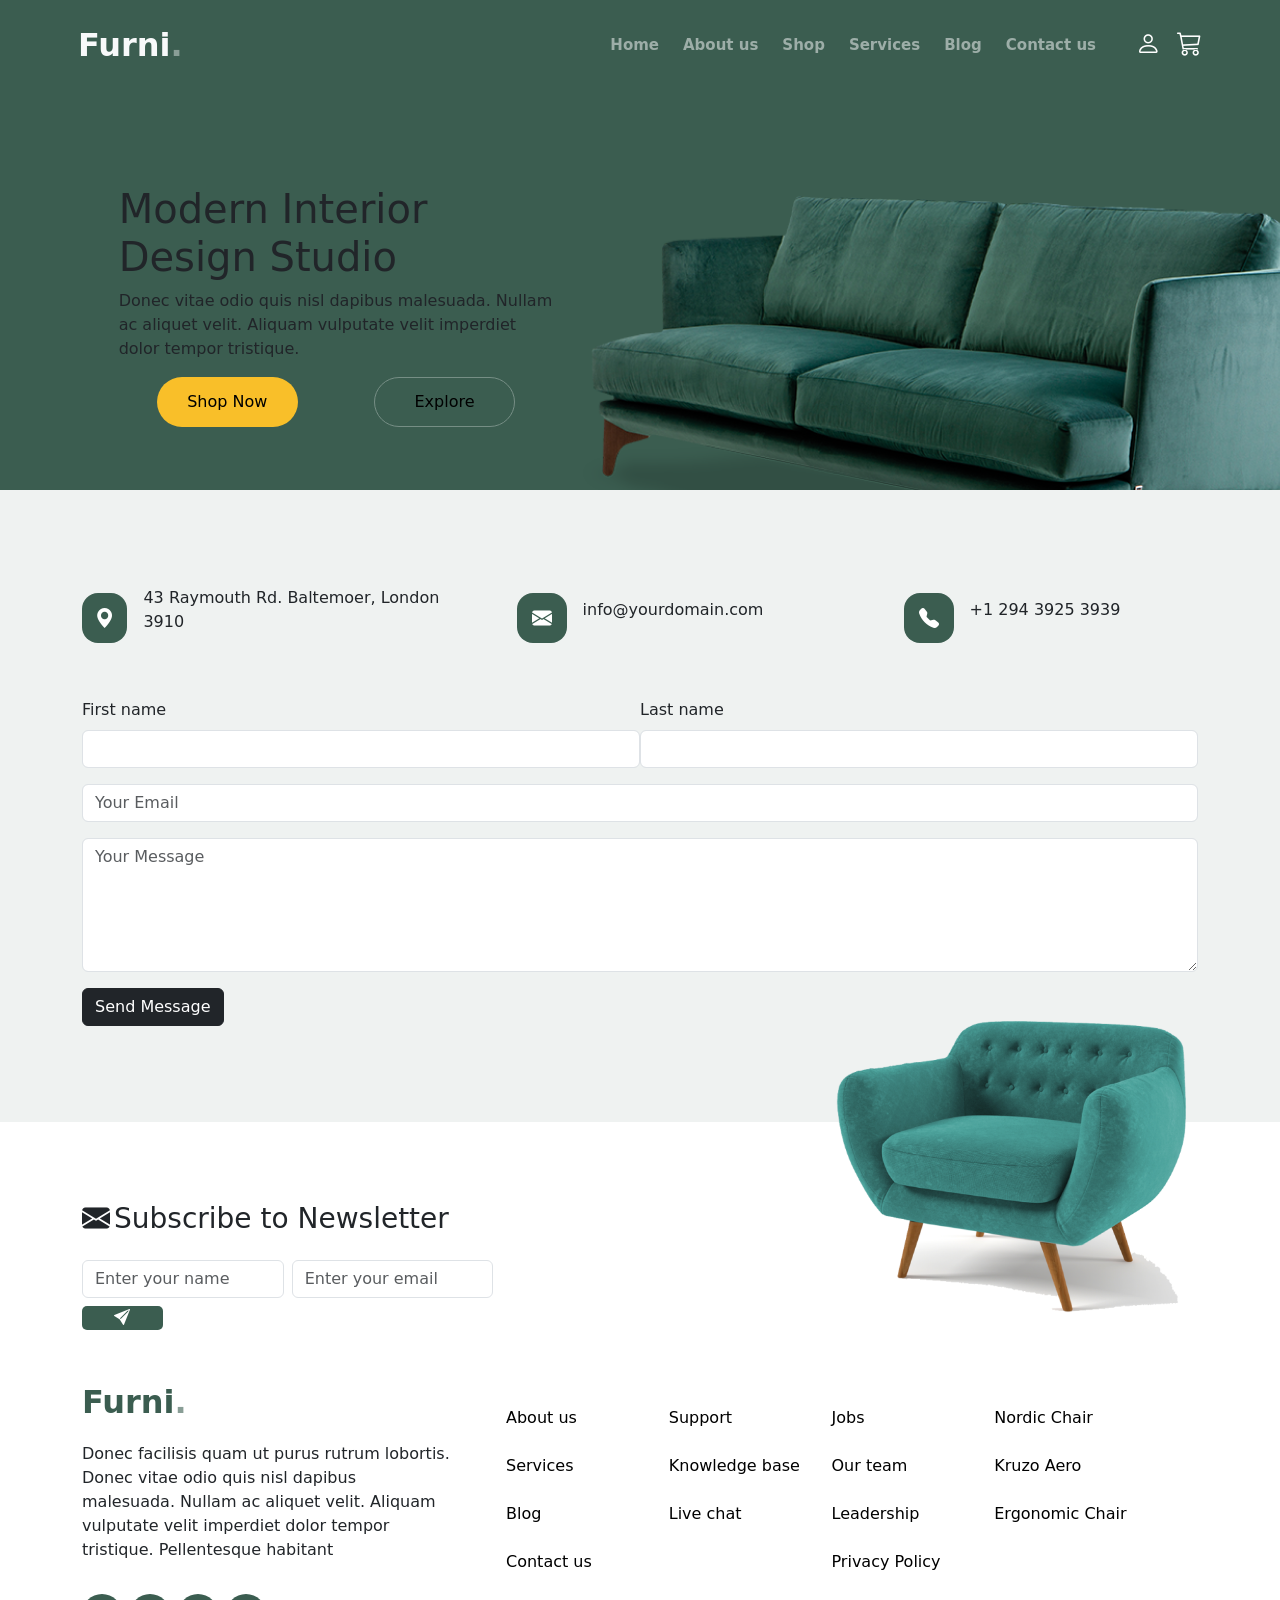
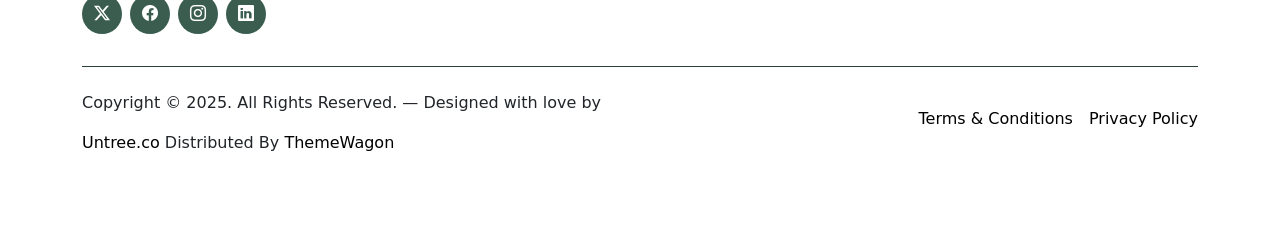
<file: Contact.html>
<!DOCTYPE html>
<html lang="en">

<head>
    <meta charset="UTF-8">
    <meta name="viewport" content="width=device-width, initial-scale=1.0">
    <!-- link bootstrap -->
    <link href="https://cdn.jsdelivr.net/npm/bootstrap@5.3.7/dist/css/bootstrap.min.css" rel="stylesheet"
        integrity="sha384-LN+7fdVzj6u52u30Kp6M/trliBMCMKTyK833zpbD+pXdCLuTusPj697FH4R/5mcr" crossorigin="anonymous">
    <!-- link bootstrap icon -->
    <link rel="stylesheet" href="https://cdn.jsdelivr.net/npm/bootstrap-icons@1.13.1/font/bootstrap-icons.min.css">
    <link rel="stylesheet" href="./css/Contact.css">
    <!-- link  Animations -->
    <link href="https://unpkg.com/aos@2.3.1/dist/aos.css" rel="stylesheet">
    <title>>Contact us</title>
</head>

<body>
    <!-- nav  -->
    <nav class="navbar navbar-expand-md ">
        <div class="container p-2">
            <!-- Logo -->
            <a href="#" class="navbar-brand d-flex align-items-center text-light" id="logo">
                Furni<span>.</span>
            </a>

            <button class="navbar-toggler" type="button" data-bs-toggle="collapse" data-bs-target="#navbarNav"
                aria-controls="navbarNav" aria-expanded="false" aria-label="Toggle navigation">
                <span class="navbar-toggler-icon"></span>
            </button>

            <div class="collapse navbar-collapse" id="navbarNav">
                <!-- Links -->
                <ul class="navbar-nav ms-auto gap-4 d-flex align-items-center justify-content-center" id="link">
                    <li><a href="./index.html">Home</a></li>
                    <li><a href="./about.html">About us</a></li>
                    <li><a href="./shop.html">Shop</a></li>
                    <li><a href="./Services.html">Services</a></li>
                    <li><a href="./blog.html">Blog</a></li>
                    <li><a href="./Contact.html">Contact us</a></li>
                    <li class="nav-item d-flex align-items-center ms-lg-3" id="icon">
                        <i class="bi bi-person me-3"></i>
                        <i class="bi bi-cart3"></i>
                    </li>
                </ul>
            </div>
        </div>
    </nav>
    <!-- sections 1 -->
    <section class="col-12 d-flex align-items-center justify-content-center" id="section1">
        <div class="container col-12 col-lg-10 d-flex align-items-center  h-75 " id="son-section">
            <div class="col-12 col-lg-5 d-flex flex-column ">
                <h1>Modern Interior Design Studio</h1>
                <p>Donec vitae odio quis nisl dapibus malesuada. Nullam ac aliquet velit. Aliquam vulputate velit
                    imperdiet dolor tempor tristique.</p>
                <div class="d-flex  col-12 justify-content-around">
                    <button class="bottom1">Shop Now</button>
                    <button class="bottom2">Explore</button>
                </div>
            </div>
            <div class="col-12 col-lg-7 d-flex" id="img">
                <img src="./photo/couch.png" alt="" data-aos="fade-down" data-aos-easing="linear"
                    data-aos-duration="1500">
            </div>
        </div>
    </section>
    <!-- section 2 -->
    <section class="col-12 mt-5 p-5" id="section2">
        <div class="container  d-flex flex-column align-items-center justify-content-center">
            <!-----------------------------------------------------------  -->
            <div class="col-12 d-flex align-items-center justify-content-center flex-wrap  gap-3 gap-lg-0">
                <!---------------------------------------------------------  -->
                <div
                    class="col-12 col-lg-4 d-flex  align-items-center justify-content-start justify-content-lg-center gap-3">
                    <div class="d-flex align-items-center justify-content-center  " id="dadicon">
                        <i class="bi bi-geo-alt-fill" id="icon"></i>
                    </div>
                    <div>
                        <p>43 Raymouth Rd. Baltemoer, London 3910</p>
                    </div>
                </div>
                <div
                    class="col-12 col-lg-4 d-flex  align-items-center justify-content-start justify-content-lg-center gap-3">
                    <div class="d-flex align-items-center justify-content-center  " id="dadicon">
                        <i class="bi bi-envelope-fill" id="icon"></i>
                    </div>
                    <div>
                        <p>info@yourdomain.com</p>
                    </div>
                </div>
                <div
                    class="col-12 col-lg-4 d-flex  align-items-center justify-content-start justify-content-lg-center gap-3">
                    <div class="d-flex align-items-center justify-content-center   " id="dadicon">
                        <i class="bi bi-telephone-fill" id="icon"></i>
                    </div>
                    <div>
                        <p>+1 294 3925 3939</p>
                    </div>
                </div>
            </div>
            <div class="col-12 col-lg-12 d-flex flex-column align-items-center justify-content-center mt-5 ">
                <form class="col-12">
                    <div class="d-flex col-12 flex-wrap ">
                        <div class="col-12 col-md-6">
                            <label for="name" class="form-label">First name</label>
                            <input type="text" id="name" class="form-control mb-3">
                        </div>
                        <div class="col-12 col-md-6">
                            <label for="name" class="form-label">Last name</label>
                            <input type="text" class="form-control mb-3 ">
                        </div>
                    </div>
                    <input type="email" placeholder="Your Email" class="form-control mb-3 ">
                    <textarea name="" id="" cols="30" rows="5" placeholder="Your Message"
                        class="form-control mb-3"></textarea>
                    <button type="submit" class="btn btn-dark">Send Message</button>
                </form>
            </div>

        </div>
    </section>
    <!-- footer -->
    <footer class="col-12 mt-5  ">
        <div class="container position-relative ">
            <div class=" img">
                <img src="./photo/sofa.png" alt="" class="">
            </div>
            <div class="col-12 d-flex mb-5">
                <div>
                    <h3 class="d-flex gap-1">
                        <i class="bi bi-envelope-fill"></i>
                        <p>Subscribe to Newsletter</p>
                    </h3>
                    <div class="d-flex col-lg-12 gap-2 flex-wrap" id="input">
                        <div class="col-lg-5">
                            <input type="text" class="form-control " id="floatingInput" placeholder="Enter your name">
                        </div>
                        <div class="col-lg-5">
                            <input type="email" class="form-control " id="floatingInput" placeholder="Enter your email">
                        </div>
                        <button class=" col-3 col-lg-2"><i class="bi bi-send-fill"></i></button>
                    </div>
                </div>

            </div>
            <div class="col-12 d-flex flex-wrap gap-lg-5">
                <div class="col-12 col-lg-4 d-flex flex-column gap-3 ">
                    <a href="#" class="d-flex align-items-center " id="logo">
                        Furni
                        <span class=" ">.</span>
                    </a>
                    <p>Donec facilisis quam ut purus rutrum lobortis. Donec vitae odio quis nisl dapibus malesuada.
                        Nullam ac aliquet velit. Aliquam vulputate velit imperdiet dolor tempor tristique. Pellentesque
                        habitant</p>
                    <div class="icon-link d-flex gap-2">
                        <button><i class="bi bi-twitter-x"></i></button>
                        <button><i class="bi bi-facebook"></i></button>
                        <button><i class="bi bi-instagram"></i></button>
                        <button><i class="bi bi-linkedin"></i></button>
                    </div>
                </div>
                <!-- link footer -->
                <div class="col-12 col-lg-7 mt-4 d-flex flex-wrap " id="link">
                    <div class="col-6 col-lg-3 d-flex flex-column gap-4 p-1">
                        <a href="#">About us</a>
                        <a href="#">Services</a>
                        <a href="#">Blog</a>
                        <a href="#">Contact us</a>
                    </div>
                    <div class="col-6 col-lg-3 d-flex flex-column gap-4  p-1 ">
                        <a href="#">Support</a>
                        <a href="#">Knowledge base</a>
                        <a href="#">Live chat</a>
                    </div>
                    <div class="col-6 col-lg-3  d-flex flex-column gap-4  p-1">
                        <a href="#">Jobs</a>
                        <a href="#">Our team</a>
                        <a href="#">Leadership</a>
                        <a href="#">Privacy Policy</a>
                    </div>
                    <div class="col-6 col-lg-3  d-flex flex-column gap-4  p-1 ">
                        <a href="#">Nordic Chair</a>
                        <a href="#">Kruzo Aero</a>
                        <a href="#">Ergonomic Chair</a>
                    </div>
                </div>
            </div>
            <div class="col-12 spes"></div>
            <div class="col-12 d-flex flex-wrap align-items-center justify-content-between" id="foot">
                <div class="col-lg-6 mt-4">
                    <p>Copyright © 2025. All Rights Reserved. — Designed with love by </p>
                    <p><a href="#">Untree.co</a> Distributed By <a href="#">ThemeWagon</a></p>
                </div>
                <div class="col-lg-6 d-flex justify-content-end gap-3">
                    <a href="#">Terms & Conditions</a>
                    <a href="#">Privacy Policy</a>
                </div>
            </div>
        </div>
    </footer>


























    <!--js bootstrap  -->
    <script src="https://cdn.jsdelivr.net/npm/bootstrap@5.3.7/dist/js/bootstrap.bundle.min.js"
        integrity="sha384-ndDqU0Gzau9qJ1lfW4pNLlhNTkCfHzAVBReH9diLvGRem5+R9g2FzA8ZGN954O5Q"
        crossorigin="anonymous"></script>
    <!-- js Animations -->
    <script src="https://unpkg.com/aos@2.3.1/dist/aos.js"></script>
    <script>
        AOS.init();
    </script>

</body>

</html>
</file>
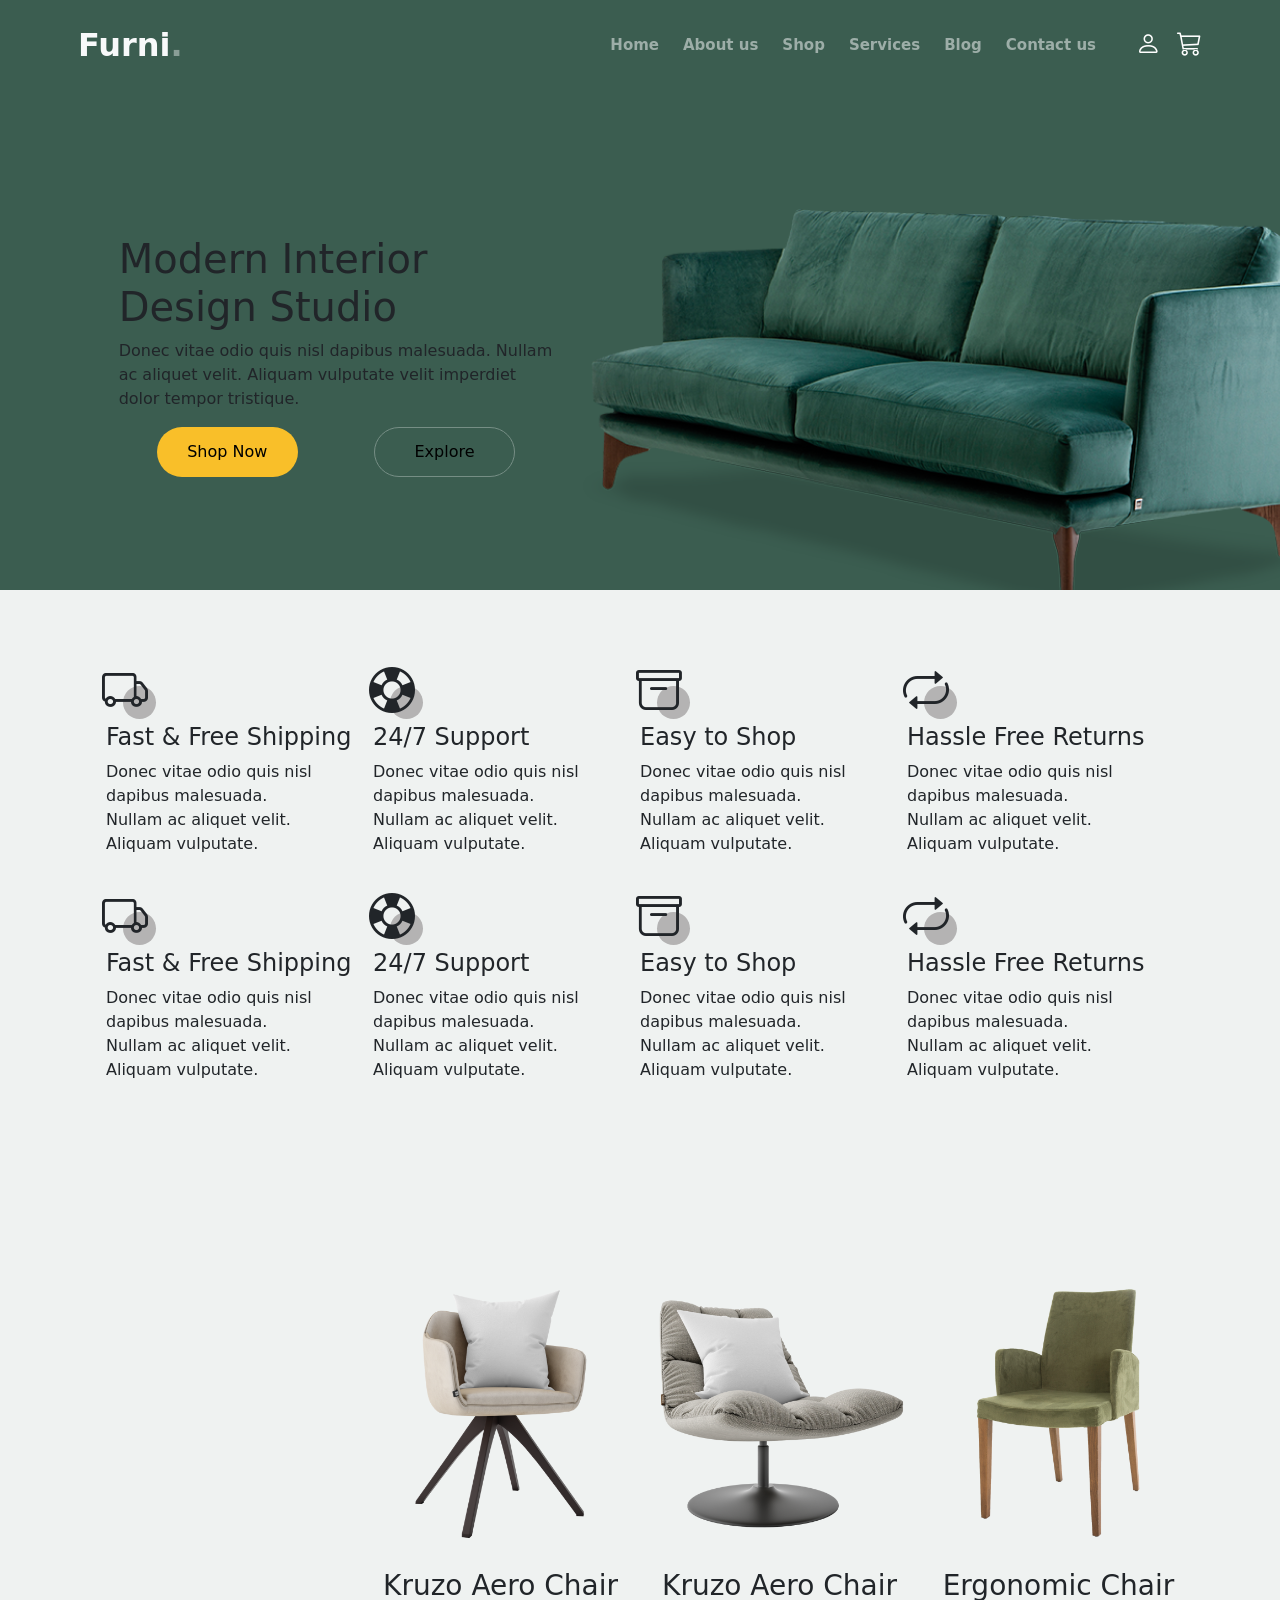
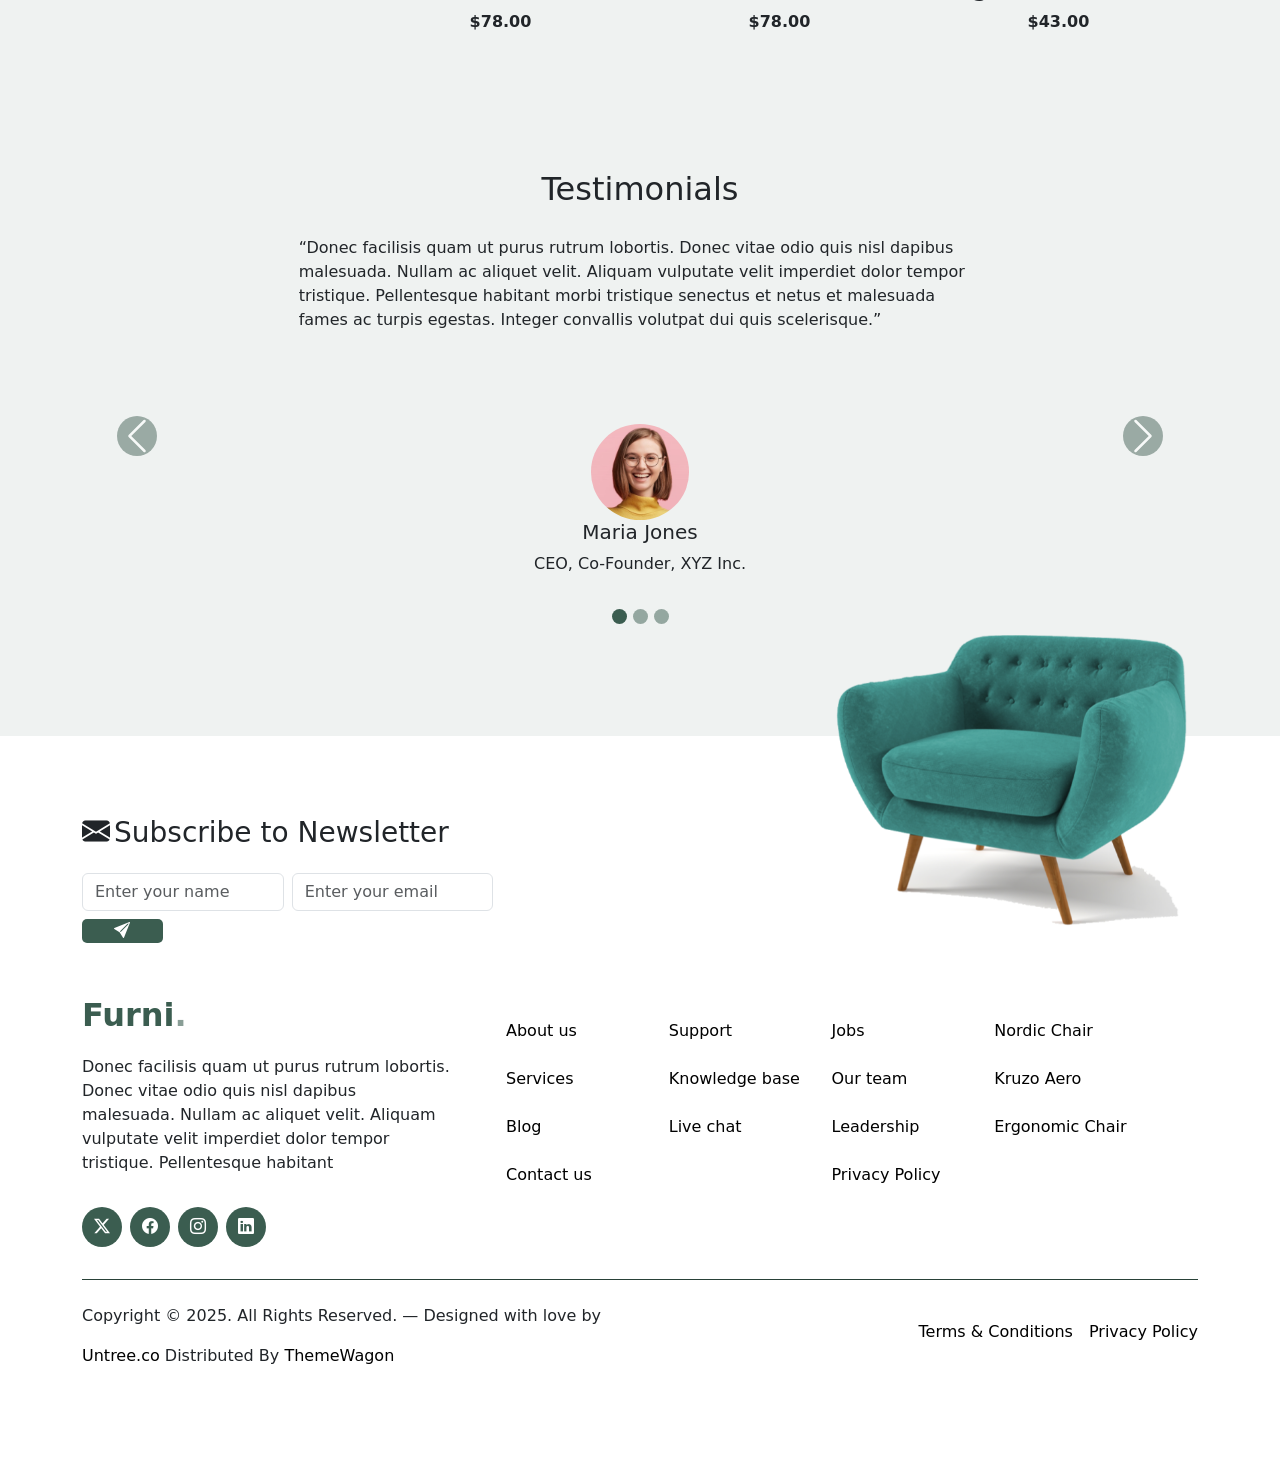
<file: Services.html>
<!DOCTYPE html>
<html lang="en">

<head>
    <meta charset="UTF-8">
    <meta name="viewport" content="width=device-width, initial-scale=1.0">
    <!-- link bootstrap -->
    <link href="https://cdn.jsdelivr.net/npm/bootstrap@5.3.7/dist/css/bootstrap.min.css" rel="stylesheet"
        integrity="sha384-LN+7fdVzj6u52u30Kp6M/trliBMCMKTyK833zpbD+pXdCLuTusPj697FH4R/5mcr" crossorigin="anonymous">
    <!-- link bootstrap icon -->
    <link rel="stylesheet" href="https://cdn.jsdelivr.net/npm/bootstrap-icons@1.13.1/font/bootstrap-icons.min.css">
    <link rel="stylesheet" href="./css/Services.css">
    <!-- link  Animations -->
    <link href="https://unpkg.com/aos@2.3.1/dist/aos.css" rel="stylesheet">
    <title>Services</title>
</head>

<body>
    <!-- nav  -->
    <nav class="navbar navbar-expand-md ">
        <div class="container p-2">
            <!-- Logo -->
            <a href="#" class="navbar-brand d-flex align-items-center text-light" id="logo">
                Furni<span>.</span>
            </a>

            <button class="navbar-toggler" type="button" data-bs-toggle="collapse" data-bs-target="#navbarNav"
                aria-controls="navbarNav" aria-expanded="false" aria-label="Toggle navigation">
                <span class="navbar-toggler-icon"></span>
            </button>

            <div class="collapse navbar-collapse" id="navbarNav">
                <!-- Links -->
                <ul class="navbar-nav ms-auto gap-4 d-flex align-items-center justify-content-center" id="link">
                   <li><a  href="./index.html">Home</a></li>
                    <li><a href="./about.html">About us</a></li>
                    <li><a href="./shop.html">Shop</a></li>
                    <li><a href="./Services.html">Services</a></li>
                    <li><a href="./blog.html">Blog</a></li>
                    <li><a href="./Contact.html">Contact us</a></li>
                    <li class="nav-item d-flex align-items-center ms-lg-3" id="icon">
                        <i class="bi bi-person me-3"></i>
                        <i class="bi bi-cart3"></i>
                    </li>
                </ul>
            </div>
        </div>
    </nav>
    <!-- sections 1 -->
    <section class="col-12 d-flex align-items-center justify-content-center" id="section1">
        <div class="container col-12 col-lg-10 d-flex align-items-center  h-75 " id="son-section">
            <div class="col-12 col-lg-5 d-flex flex-column ">
                <h1>Modern Interior Design Studio</h1>
                <p>Donec vitae odio quis nisl dapibus malesuada. Nullam ac aliquet velit. Aliquam vulputate velit
                    imperdiet dolor tempor tristique.</p>
                <div class="d-flex  col-12 justify-content-around">
                    <button class="bottom1">Shop Now</button>
                    <button class="bottom2">Explore</button>
                </div>
            </div>
            <div class="col-12 col-lg-7 d-flex" id="img">
                <img src="./photo/couch.png" alt="" data-aos="fade-down" data-aos-easing="linear"
                    data-aos-duration="1500">
            </div>
        </div>
    </section>
    <!--section 2  -->
    <section class=" col-12  p-lg-5" id="section2">
        <div class="container col-12  d-flex  flex-wrap " id="sonsection3">
            <div class=" col-12 flex-wrap " id="left">
                <div class=" d-flex col-12 p-lg-2 mt-4 flex-wrap ">
                    <div class="col-6 col-lg-3 d-flex flex-column  " id="dad">
                        <div class="col-3 d-flex align-items-center justify-content-center">
                            <div class="" id="icon">
                                <i class="bi bi-truck" id="sonicon"></i>
                            </div>
                        </div>
                        <h4 class="mt-1">Fast & Free Shipping</h4>
                        <p class="col-10">Donec vitae odio quis nisl dapibus malesuada. Nullam ac aliquet velit.
                            Aliquam
                            vulputate.</p>
                    </div>
                    <div class="col-6 col-lg-3 d-flex flex-column " id="dad">
                        <div class="col-3 d-flex align-items-center justify-content-center">
                            <div class="" id="icon">
                                <i class="bi bi-life-preserver" id="sonicon"></i>
                            </div>
                        </div>
                        <h4 class="mt-1 ">24/7 Support</h4>
                        <p class="col-10">Donec vitae odio quis nisl dapibus malesuada. Nullam ac aliquet velit.
                            Aliquam vulputate.</p>

                    </div>
                    <div class="col-6 col-lg-3 d-flex flex-column" id="dad">
                        <div class="col-3 d-flex align-items-center justify-content-center">
                            <div class="" id="icon">
                                <i class="bi bi-archive" id="sonicon"></i>
                            </div>
                        </div>
                        <h4 class="mt-1">Easy to Shop</h4>
                        <p class="col-10">Donec vitae odio quis nisl dapibus malesuada. Nullam ac aliquet velit.
                            Aliquam
                            vulputate.</p>
                    </div>
                    <div class="col-6 col-lg-3 d-flex flex-column " id="dad">
                        <div class="col-3 d-flex align-items-center justify-content-center">
                            <div class="" id="icon">
                                <i class="bi bi-repeat" id="sonicon"></i>
                            </div>
                        </div>
                        <h4 class="mt-1 "> Hassle Free Returns</h4>
                        <p class="col-10"> Donec vitae odio quis nisl dapibus malesuada. Nullam ac aliquet velit.
                            Aliquam vulputate.</p>
                    </div>

                </div>
                <div class=" d-flex col-12 p-lg-2 mt-4 flex-wrap">
                    <div class="col-6 col-lg-3 d-flex flex-column  " id="dad">
                        <div class=" col-3 d-flex align-items-center justify-content-center">
                            <div class="" id="icon">
                                <i class="bi bi-truck" id="sonicon"></i>
                            </div>
                        </div>
                        <h4 class="mt-1">Fast & Free Shipping</h4>
                        <p class="col-10">Donec vitae odio quis nisl dapibus malesuada. Nullam ac aliquet velit.
                            Aliquam
                            vulputate.</p>
                    </div>
                    <div class="col-6 col-lg-3 d-flex flex-column " id="dad">
                        <div class="col-3 d-flex align-items-center justify-content-center">
                            <div class="" id="icon">
                                <i class="bi bi-life-preserver" id="sonicon"></i>
                            </div>
                        </div>
                        <h4 class="mt-1 ">24/7 Support</h4>
                        <p class="col-10">Donec vitae odio quis nisl dapibus malesuada. Nullam ac aliquet velit.
                            Aliquam vulputate.</p>

                    </div>
                    <div class="col-6 col-lg-3 d-flex flex-column" id="dad">
                        <div class="col-3 d-flex align-items-center justify-content-center">
                            <div class="" id="icon">
                                <i class="bi bi-archive" id="sonicon"></i>
                            </div>
                        </div>
                        <h4 class="mt-1">Easy to Shop</h4>
                        <p class="col-10">Donec vitae odio quis nisl dapibus malesuada. Nullam ac aliquet velit.
                            Aliquam
                            vulputate.</p>
                    </div>
                    <div class="col-6 col-lg-3 d-flex flex-column " id="dad">
                        <div class="col-3 d-flex align-items-center justify-content-center">
                            <div class="" id="icon">
                                <i class="bi bi-repeat" id="sonicon"></i>
                            </div>
                        </div>
                        <h4 class="mt-1 "> Hassle Free Returns</h4>
                        <p class="col-10"> Donec vitae odio quis nisl dapibus malesuada. Nullam ac aliquet velit.
                            Aliquam vulputate.</p>
                    </div>
                </div>
            </div>
        </div>

    </section>
    <!--section 3  -->
    <section class="col-12  p-lg-5" id="section3">
        <div class="container col-12  mt-5 d-flex flex-column align-items-md-center flex-lg-row" id="container">
            <div class="col-12 col-md-12 col-lg-3" id="son" data-aos="fade-right" data-aos-offset="300"
                data-aos-duration="1500" data-aos-easing="ease-in-sine">
                <h1>Crafted with excellent material.</h1>
                <p class="mt-4">Donec vitae odio quis nisl dapibus malesuada. Nullam ac aliquet velit. Aliquam
                    vulputate
                    velit
                    imperdiet dolor tempor tristique.</p>
                <button class="mt-1">Explore</button>
            </div>
            <!-- cards-->
            <div class="d-flex col-12 col-lg-9 flex-column flex-md-row  mt-2 " id="cards">
                <!-- card1 -->
                <div class="col-10 col-md-4 col-lg-4 d-flex flex-column align-items-center" id="card">
                    <div class="w-100 h-100" id="contantcard">
                        <!-- img -->
                        <div class="col-12 d-flex ">
                            <img class="col-12" src="./photo/product-1.png" alt="">
                        </div>
                        <!-- contant -->
                        <div class="col-12 d-flex flex-column align-items-center mt-4 ">
                            <h3>Kruzo Aero Chair</h3>
                            <strong>$78.00</strong>
                        </div>

                        <div class="col-12 d-flex justify-content-center  " id="containericon">
                            <div class="son">
                                <i class="bi bi-plus-lg" id="sonicon"></i>
                            </div>
                        </div>
                        <div class="col-12 " id="lit">
                        </div>
                    </div>
                </div>
                <!-- card 2 -->
                <div class="col-10 col-md-4 col-lg-4 d-flex flex-column align-items-center" id="card">
                    <div class="w-100 h-100" id="contantcard">
                        <div class="col-12 d-flex ">
                            <img class="col-12" src="./photo/product-2.png" alt="">
                        </div>
                        <div class="col-12 d-flex flex-column align-items-center mt-4 ">
                            <h3>Kruzo Aero Chair</h3>
                            <strong>$78.00</strong>
                        </div>

                        <div class="col-12 d-flex justify-content-center  " id="containericon">
                            <div class="son">
                                <i class="bi bi-plus-lg" id="sonicon"></i>
                            </div>
                        </div>
                        <div class="col-12 " id="lit">
                        </div>
                    </div>
                </div>
                <!-- card 3 -->
                <div class="col-10 col-md-4 col-lg-4 d-flex flex-column align-items-center" id="card">
                    <div class="w-100 h-100" id="contantcard">
                        <div class="col-12 d-flex ">
                            <img class="col-12" src="./photo/product-3.png" alt="">
                        </div>
                        <div class="col-12 d-flex flex-column align-items-center mt-4 ">
                            <h3>Ergonomic Chair</h3>
                            <strong>$43.00</strong>
                        </div>

                        <div class="col-12 d-flex justify-content-center  " id="containericon">
                            <div class="son">
                                <i class="bi bi-plus-lg" id="sonicon"></i>
                            </div>
                        </div>
                        <div class="col-12 " id="lit">
                        </div>
                    </div>
                </div>
            </div>
        </div>
    </section>
    <!--section 4  -->
    <section class="col-12 p-5" id="section4">
        <div class="container">
            <div class="col-12 text-center mb-4">
                <h2>Testimonials</h2>
            </div>
        </div>
        <div class=" slide">
            <div id="carouselExampleIndicators" class="carousel slide">
                <div class="carousel-indicators">
                    <button type="button" data-bs-target="#carouselExampleIndicators" data-bs-slide-to="0"
                        class="active" aria-current="true" aria-label="Slide 1" id="buttonSlide"></button>
                    <button type="button" data-bs-target="#carouselExampleIndicators" data-bs-slide-to="1"
                        aria-label="Slide 2" id="buttonSlide"></button>
                    <button type="button" data-bs-target="#carouselExampleIndicators" data-bs-slide-to="2"
                        aria-label="Slide 3" id="buttonSlide"></button>
                </div>
                <div class="carousel-inner">
                    <div class="carousel-item active">
                        <div class="col-12 d-flex flex-column align-items-center justify-content-between gap-5">
                            <div class="col-lg-7 d-flex p-lg-1 mb-4">
                                <p>“Donec facilisis quam ut purus rutrum lobortis. Donec vitae odio quis
                                    nisl dapibus
                                    malesuada. Nullam ac aliquet velit. Aliquam vulputate velit imperdiet dolor tempor
                                    tristique. Pellentesque habitant morbi tristique senectus et netus et malesuada
                                    fames ac
                                    turpis egestas. Integer convallis volutpat dui quis scelerisque.”</p>
                            </div>
                            <div class="mb-5 col-12 d-flex flex-column align-items-center">
                                <img src="./photo/person-1.png" alt="" class="col-1">
                                <h5>Maria Jones</h5>
                                <p>CEO, Co-Founder, XYZ Inc.</p>
                            </div>
                        </div>
                    </div>
                    <div class="carousel-item">
                        <div class="col-12 d-flex flex-column align-items-center justify-content-between gap-5">
                            <div class="col-lg-7 d-flex p-lg-1 mb-4">
                                <p>“Donec facilisis quam ut purus rutrum lobortis. Donec vitae odio quis
                                    nisl dapibus
                                    malesuada. Nullam ac aliquet velit. Aliquam vulputate velit imperdiet dolor tempor
                                    tristique. Pellentesque habitant morbi tristique senectus et netus et malesuada
                                    fames ac
                                    turpis egestas. Integer convallis volutpat dui quis scelerisque.”</p>
                            </div>
                            <div class="mb-5 col-12 d-flex flex-column align-items-center">
                                <img src="./photo/person-1.png" alt="" class="col-1">
                                <h5>Maria Jones</h5>
                                <p>CEO, Co-Founder, XYZ Inc.</p>
                            </div>
                        </div>
                    </div>
                    <div class="carousel-item">
                        <div class="col-12 d-flex flex-column align-items-center justify-content-between gap-5">
                            <div class="col-lg-7 d-flex p-lg-1 mb-4">
                                <p>“Donec facilisis quam ut purus rutrum lobortis. Donec vitae odio quis
                                    nisl dapibus
                                    malesuada. Nullam ac aliquet velit. Aliquam vulputate velit imperdiet dolor tempor
                                    tristique. Pellentesque habitant morbi tristique senectus et netus et malesuada
                                    fames ac
                                    turpis egestas. Integer convallis volutpat dui quis scelerisque.”</p>
                            </div>
                            <div class="mb-5 col-12 d-flex flex-column align-items-center">
                                <img src="./photo/person-1.png" alt="" class="col-1">
                                <h5>Maria Jones</h5>
                                <p>CEO, Co-Founder, XYZ Inc.</p>
                            </div>
                        </div>
                    </div>
                </div>
                <button class="carousel-control-prev" type="button" data-bs-target="#carouselExampleIndicators"
                    data-bs-slide="prev">
                    <span class="carousel-control-prev-icon" aria-hidden="true" id="Next"></span>
                    <span class="visually-hidden">Previous</span>
                </button>
                <button class="carousel-control-next" type="button" data-bs-target="#carouselExampleIndicators"
                    data-bs-slide="next">
                    <span class="carousel-control-next-icon" aria-hidden="true" id="Next"></span>
                    <span class="visually-hidden">Next</span>
                </button>
            </div>
        </div>
    </section>
    <footer class="col-12 mt-5 ">
        <div class="container position-relative ">
            <div class=" img">
                <img src="./photo/sofa.png" alt="" class="">
            </div>
            <div class="col-12 d-flex mb-5">
                <div>
                    <h3 class="d-flex gap-1">
                        <i class="bi bi-envelope-fill"></i>
                        <p>Subscribe to Newsletter</p>
                    </h3>
                    <div class="d-flex col-lg-12 gap-2 flex-wrap" id="input">
                        <div class="col-lg-5">
                            <input type="text" class="form-control " id="floatingInput" placeholder="Enter your name">
                        </div>
                        <div class="col-lg-5">
                            <input type="email" class="form-control " id="floatingInput" placeholder="Enter your email">
                        </div>
                        <button class=" col-3 col-lg-2"><i class="bi bi-send-fill"></i></button>
                    </div>
                </div>

            </div>
            <div class="col-12 d-flex flex-wrap gap-lg-5">
                <div class="col-12 col-lg-4 d-flex flex-column gap-3 ">
                    <a href="#" class="d-flex align-items-center " id="logo">
                        Furni
                        <span class=" ">.</span>
                    </a>
                    <p>Donec facilisis quam ut purus rutrum lobortis. Donec vitae odio quis nisl dapibus malesuada.
                        Nullam ac aliquet velit. Aliquam vulputate velit imperdiet dolor tempor tristique. Pellentesque
                        habitant</p>
                    <div class="icon-link d-flex gap-2">
                        <button><i class="bi bi-twitter-x"></i></button>
                        <button><i class="bi bi-facebook"></i></button>
                        <button><i class="bi bi-instagram"></i></button>
                        <button><i class="bi bi-linkedin"></i></button>
                    </div>
                </div>
                <!-- link footer -->
                <div class="col-12 col-lg-7 mt-4 d-flex flex-wrap " id="link">
                    <div class="col-6 col-lg-3 d-flex flex-column gap-4 p-1">
                        <a href="#">About us</a>
                        <a href="#">Services</a>
                        <a href="#">Blog</a>
                        <a href="#">Contact us</a>
                    </div>
                    <div class="col-6 col-lg-3 d-flex flex-column gap-4  p-1 ">
                        <a href="#">Support</a>
                        <a href="#">Knowledge base</a>
                        <a href="#">Live chat</a>
                    </div>
                    <div class="col-6 col-lg-3  d-flex flex-column gap-4  p-1">
                        <a href="#">Jobs</a>
                        <a href="#">Our team</a>
                        <a href="#">Leadership</a>
                        <a href="#">Privacy Policy</a>
                    </div>
                    <div class="col-6 col-lg-3  d-flex flex-column gap-4  p-1 ">
                        <a href="#">Nordic Chair</a>
                        <a href="#">Kruzo Aero</a>
                        <a href="#">Ergonomic Chair</a>
                    </div>
                </div>
            </div>
            <div class="col-12 spes"></div>
            <div class="col-12 d-flex flex-wrap align-items-center justify-content-between" id="foot">
                <div class="col-lg-6 mt-4">
                    <p>Copyright © 2025. All Rights Reserved. — Designed with love by </p>
                    <p><a href="#">Untree.co</a> Distributed By <a href="#">ThemeWagon</a></p>
                </div>
                <div class="col-lg-6 d-flex justify-content-end gap-3">
                    <a href="#">Terms & Conditions</a>
                    <a href="#">Privacy Policy</a>
                </div>
            </div>
        </div>
    </footer>

















    <!--js bootstrap  -->
    <script src="https://cdn.jsdelivr.net/npm/bootstrap@5.3.7/dist/js/bootstrap.bundle.min.js"
        integrity="sha384-ndDqU0Gzau9qJ1lfW4pNLlhNTkCfHzAVBReH9diLvGRem5+R9g2FzA8ZGN954O5Q"
        crossorigin="anonymous"></script>
    <!-- js Animations -->
    <script src="https://unpkg.com/aos@2.3.1/dist/aos.js"></script>
    <script>
        AOS.init();
    </script>

</body>

</html>
</file>
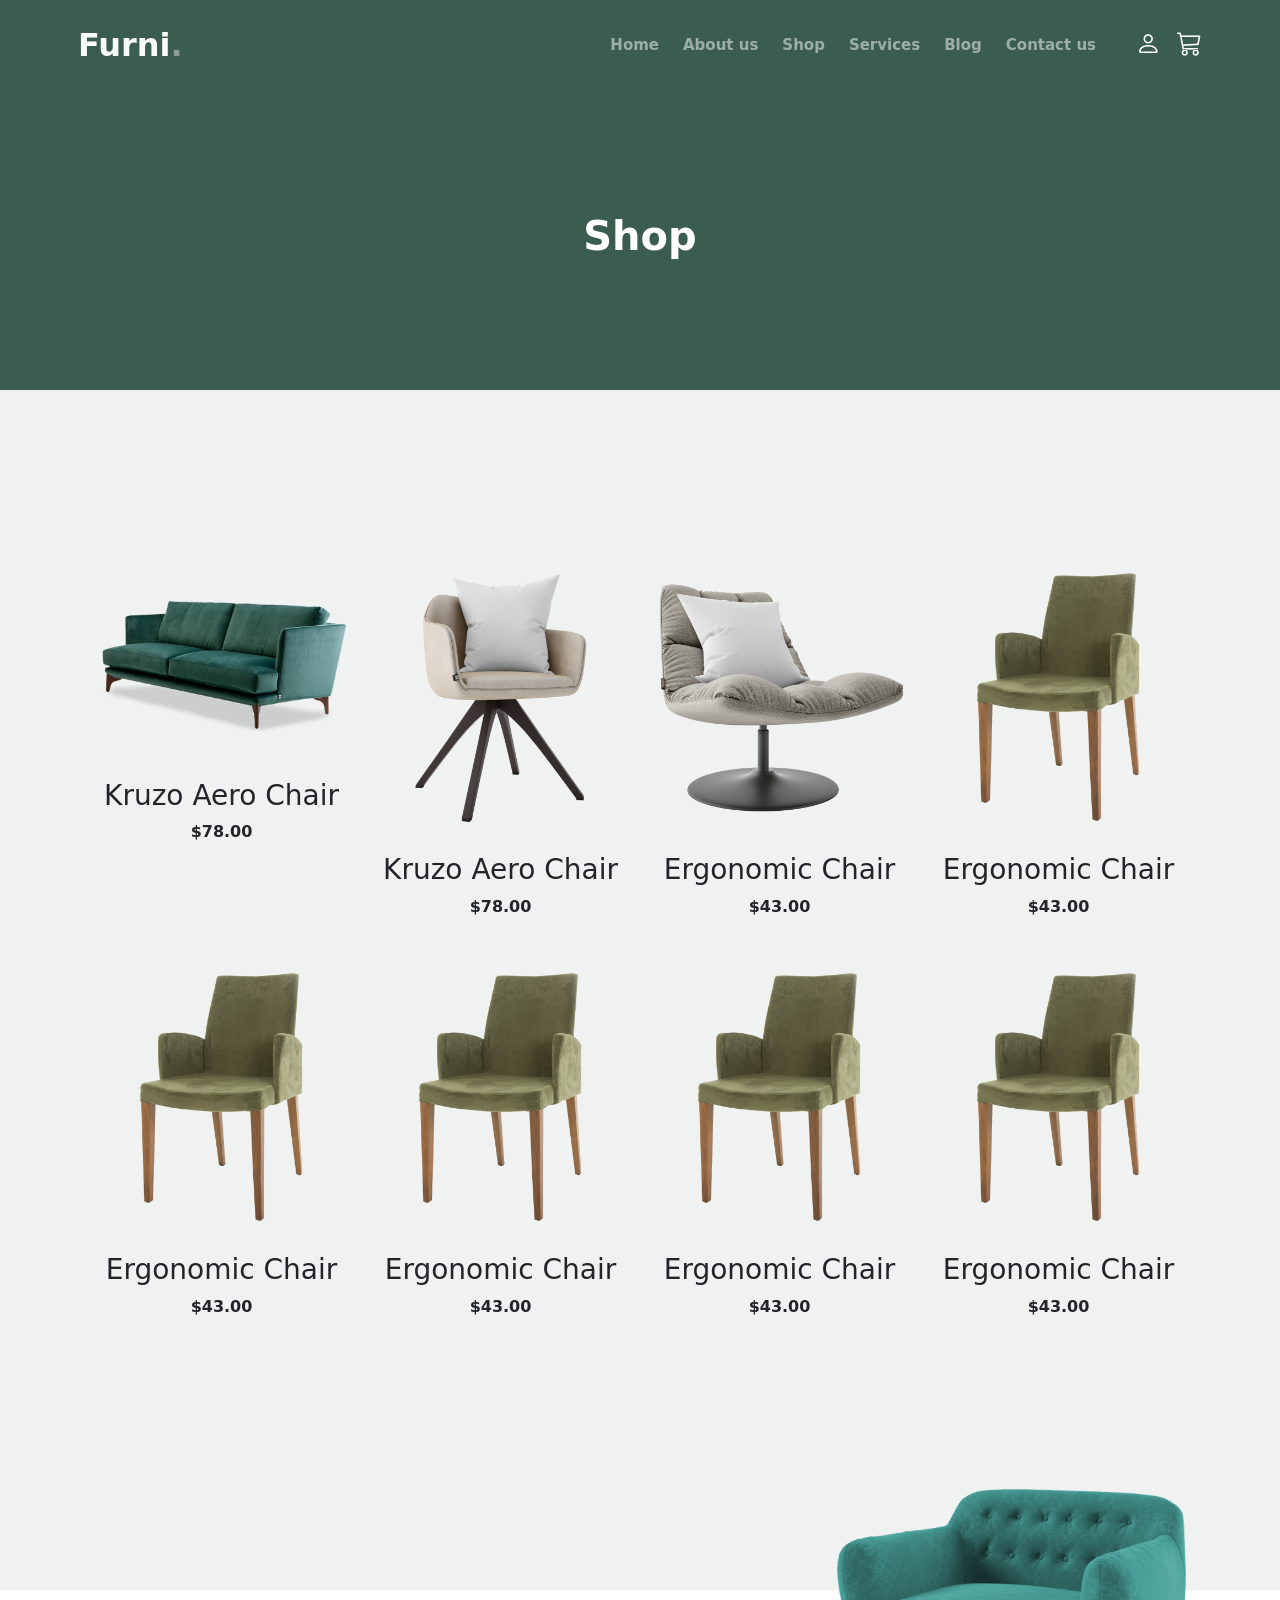
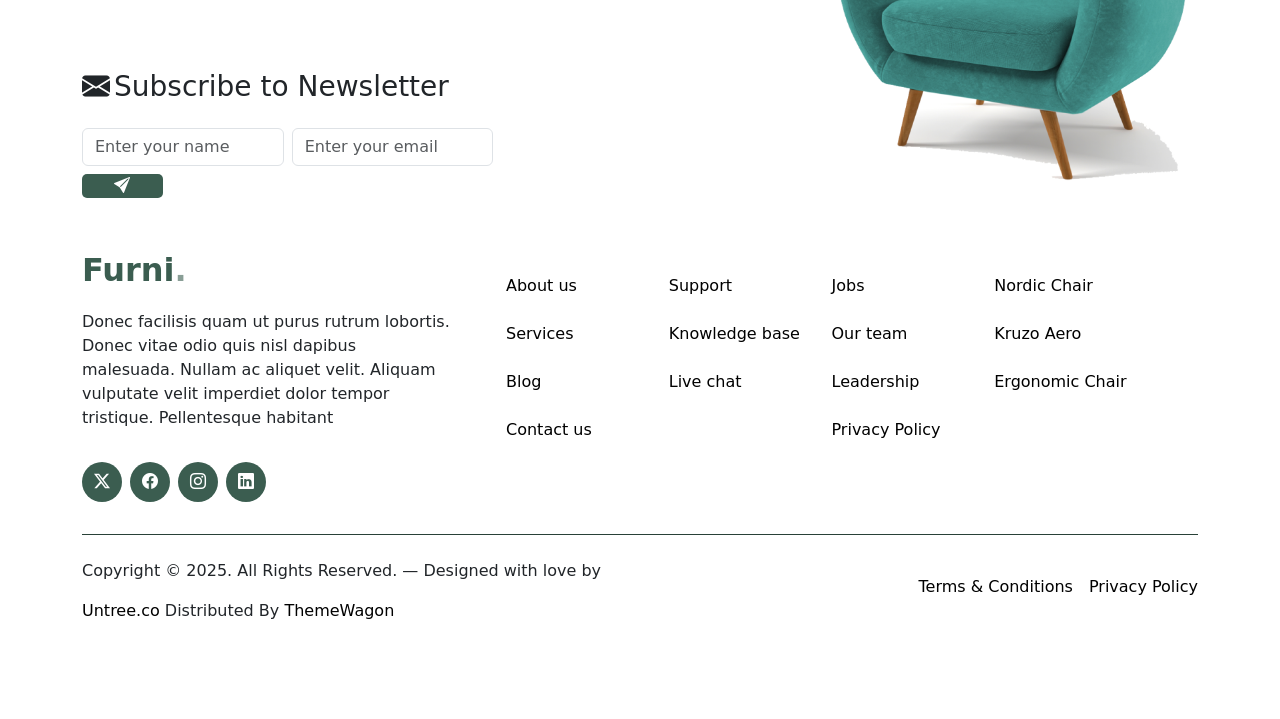
<file: shop.html>
<!DOCTYPE html>
<html lang="en">

<head>
    <meta charset="UTF-8">
    <meta name="viewport" content="width=device-width, initial-scale=1.0">
    <link href="https://cdn.jsdelivr.net/npm/bootstrap@5.3.7/dist/css/bootstrap.min.css" rel="stylesheet"
        integrity="sha384-LN+7fdVzj6u52u30Kp6M/trliBMCMKTyK833zpbD+pXdCLuTusPj697FH4R/5mcr" crossorigin="anonymous">
    <!-- link bootstrap icon -->
    <link rel="stylesheet" href="https://cdn.jsdelivr.net/npm/bootstrap-icons@1.13.1/font/bootstrap-icons.min.css">
    <link rel="stylesheet" href="./css/shop.css">
    <!-- link  Animations -->
    <link href="https://unpkg.com/aos@2.3.1/dist/aos.css" rel="stylesheet">
    <title>Shop</title>
</head>

<body>
    <nav class="navbar navbar-expand-md ">
        <div class="container p-2">
            <!-- Logo -->
            <a href="#" class="navbar-brand d-flex align-items-center text-light" id="logo">
                Furni<span>.</span>
            </a>

            <button class="navbar-toggler" type="button" data-bs-toggle="collapse" data-bs-target="#navbarNav"
                aria-controls="navbarNav" aria-expanded="false" aria-label="Toggle navigation">
                <span class="navbar-toggler-icon"></span>
            </button>

            <div class="collapse navbar-collapse" id="navbarNav">
                <!-- Links -->
                <ul class="navbar-nav ms-auto gap-4 d-flex align-items-center justify-content-center" id="link">
                    <li><a  href="./index.html">Home</a></li>
                    <li><a href="./about.html">About us</a></li>
                    <li><a href="./shop.html">Shop</a></li>
                    <li><a href="./Services.html">Services</a></li>
                    <li><a href="./blog.html">Blog</a></li>
                    <li><a href="./Contact.html">Contact us</a></li>
                    <li class="nav-item d-flex align-items-center ms-lg-3" id="icon">
                        <i class="bi bi-person me-3"></i>
                        <i class="bi bi-cart3"></i>
                    </li>
                </ul>
            </div>
        </div>
    </nav>
    <section class="col-12 d-flex align-items-center justify-content-center" id="section1">
        <div class="container col-12 col-lg-10 d-flex justify-content-center align-items-center h-75 " id="son-section">
            <h1>Shop</h1>
        </div>
    </section>
    <section class="col-12  " id="section2">
        <div class="container col-12  mt-5 d-flex align-items-md-center flex-wrap" id="container">
            <!-- cards-->
            <div class="d-flex col-12 col-lg-12  flex-wrap  mt-2 " id="cards">
                <!-- card1 -->
                <div class="col-10 col-md-4 col-lg-3 d-flex flex-column align-items-center" id="card">
                    <div class=" h-100" id="contantcard">
                        <!-- img -->
                        <div class="col-12 d-flex ">
                            <img class="col-12" src="./photo/couch.png" alt="">
                        </div>
                        <!-- contant -->
                        <div class="col-12 d-flex flex-column align-items-center mt-4 ">
                            <h3>Kruzo Aero Chair</h3>
                            <strong>$78.00</strong>
                        </div>

                        <div class="col-12 d-flex justify-content-center  " id="containericon">
                            <div class="son">
                                <i class="bi bi-plus-lg" id="sonicon"></i>
                            </div>
                        </div>
                        <div class="col-12 " id="lit">
                        </div>
                    </div>
                </div>
                <!-- card 2 -->
                <div class="col-10 col-md-4 col-lg-3 d-flex flex-column align-items-center" id="card">
                    <div class="w-100 h-100" id="contantcard">
                        <div class="col-12 d-flex ">
                            <img class="col-12" src="./photo/product-1.png" alt="">
                        </div>
                        <div class="col-12 d-flex flex-column align-items-center mt-4 ">
                            <h3>Kruzo Aero Chair</h3>
                            <strong>$78.00</strong>
                        </div>

                        <div class="col-12 d-flex justify-content-center  " id="containericon">
                            <div class="son">
                                <i class="bi bi-plus-lg" id="sonicon"></i>
                            </div>
                        </div>
                        <div class="col-12 " id="lit">
                        </div>
                    </div>
                </div>
                <!-- card 3 -->
                <div class="col-10 col-md-4 col-lg-3 d-flex flex-column align-items-center" id="card">
                    <div class="w-100 h-100" id="contantcard">
                        <div class="col-12 d-flex ">
                            <img class="col-12" src="./photo/product-2.png" alt="">
                        </div>
                        <div class="col-12 d-flex flex-column align-items-center mt-4 ">
                            <h3>Ergonomic Chair</h3>
                            <strong>$43.00</strong>
                        </div>

                        <div class="col-12 d-flex justify-content-center  " id="containericon">
                            <div class="son">
                                <i class="bi bi-plus-lg" id="sonicon"></i>
                            </div>
                        </div>
                        <div class="col-12 " id="lit">
                        </div>
                    </div>
                </div>
                <!-- card 4 -->
                <div class="col-10 col-md-4 col-lg-3 d-flex flex-column align-items-center" id="card">
                    <div class="w-100 h-100" id="contantcard">
                        <div class="col-12 d-flex ">
                            <img class="col-12" src="./photo/product-3.png" alt="">
                        </div>
                        <div class="col-12 d-flex flex-column align-items-center mt-4 ">
                            <h3>Ergonomic Chair</h3>
                            <strong>$43.00</strong>
                        </div>

                        <div class="col-12 d-flex justify-content-center  " id="containericon">
                            <div class="son">
                                <i class="bi bi-plus-lg" id="sonicon"></i>
                            </div>
                        </div>
                        <div class="col-12 " id="lit">
                        </div>
                    </div>
                </div>
                <!-- card 5 -->
                <div class="col-10 col-md-4 col-lg-3 d-flex flex-column align-items-center" id="card">
                    <div class="w-100 h-100" id="contantcard">
                        <div class="col-12 d-flex ">
                            <img class="col-12" src="./photo/product-3.png" alt="">
                        </div>
                        <div class="col-12 d-flex flex-column align-items-center mt-4 ">
                            <h3>Ergonomic Chair</h3>
                            <strong>$43.00</strong>
                        </div>

                        <div class="col-12 d-flex justify-content-center  " id="containericon">
                            <div class="son">
                                <i class="bi bi-plus-lg" id="sonicon"></i>
                            </div>
                        </div>
                        <div class="col-12 " id="lit">
                        </div>
                    </div>
                </div>
                <!-- card 6 -->
                <div class="col-10 col-md-4 col-lg-3 d-flex flex-column align-items-center" id="card">
                    <div class="w-100 h-100" id="contantcard">
                        <div class="col-12 d-flex ">
                            <img class="col-12" src="./photo/product-3.png" alt="">
                        </div>
                        <div class="col-12 d-flex flex-column align-items-center mt-4 ">
                            <h3>Ergonomic Chair</h3>
                            <strong>$43.00</strong>
                        </div>

                        <div class="col-12 d-flex justify-content-center  " id="containericon">
                            <div class="son">
                                <i class="bi bi-plus-lg" id="sonicon"></i>
                            </div>
                        </div>
                        <div class="col-12 " id="lit">
                        </div>
                    </div>
                </div>
                <!-- card 7 -->
                <div class="col-10 col-md-4 col-lg-3 d-flex flex-column align-items-center" id="card">
                    <div class="w-100 h-100" id="contantcard">
                        <div class="col-12 d-flex ">
                            <img class="col-12" src="./photo/product-3.png" alt="">
                        </div>
                        <div class="col-12 d-flex flex-column align-items-center mt-4 ">
                            <h3>Ergonomic Chair</h3>
                            <strong>$43.00</strong>
                        </div>

                        <div class="col-12 d-flex justify-content-center  " id="containericon">
                            <div class="son">
                                <i class="bi bi-plus-lg" id="sonicon"></i>
                            </div>
                        </div>
                        <div class="col-12 " id="lit">
                        </div>
                    </div>
                </div>
                <!-- card 8 -->
                <div class="col-10 col-md-4 col-lg-3 d-flex flex-column align-items-center" id="card">
                    <div class="w-100 h-100" id="contantcard">
                        <div class="col-12 d-flex ">
                            <img class="col-12" src="./photo/product-3.png" alt="">
                        </div>
                        <div class="col-12 d-flex flex-column align-items-center mt-4 ">
                            <h3>Ergonomic Chair</h3>
                            <strong>$43.00</strong>
                        </div>

                        <div class="col-12 d-flex justify-content-center  " id="containericon">
                            <div class="son">
                                <i class="bi bi-plus-lg" id="sonicon"></i>
                            </div>
                        </div>
                        <div class="col-12 " id="lit">
                        </div>
                    </div>
                </div>
            </div>
        </div>
    </section>
    <footer class="col-12  ">
        <div class="container position-relative ">
            <div class=" img">
                <img src="./photo/sofa.png" alt="" class="">
            </div>
            <div class="col-12 d-flex mb-5">
                <div>
                    <h3 class="d-flex gap-1">
                        <i class="bi bi-envelope-fill"></i>
                        <p>Subscribe to Newsletter</p>
                    </h3>
                    <div class="d-flex col-lg-12 gap-2 flex-wrap" id="input">
                        <div class="col-lg-5">
                            <input type="text" class="form-control " id="floatingInput" placeholder="Enter your name">
                        </div>
                        <div class="col-lg-5">
                            <input type="email" class="form-control " id="floatingInput" placeholder="Enter your email">
                        </div>
                        <button class=" col-3 col-lg-2"><i class="bi bi-send-fill"></i></button>
                    </div>
                </div>

            </div>
            <div class="col-12 d-flex flex-wrap gap-lg-5">
                <div class="col-12 col-lg-4 d-flex flex-column gap-3 ">
                    <a href="#" class="d-flex align-items-center " id="logo">
                        Furni
                        <span class=" ">.</span>
                    </a>
                    <p>Donec facilisis quam ut purus rutrum lobortis. Donec vitae odio quis nisl dapibus malesuada.
                        Nullam ac aliquet velit. Aliquam vulputate velit imperdiet dolor tempor tristique. Pellentesque
                        habitant</p>
                    <div class="icon-link d-flex gap-2">
                        <button><i class="bi bi-twitter-x"></i></button>
                        <button><i class="bi bi-facebook"></i></button>
                        <button><i class="bi bi-instagram"></i></button>
                        <button><i class="bi bi-linkedin"></i></button>
                    </div>
                </div>
                <!-- link footer -->
                <div class="col-12 col-lg-7 mt-4 d-flex flex-wrap " id="link">
                    <div class="col-6 col-lg-3 d-flex flex-column gap-4 p-1">
                        <a href="#">About us</a>
                        <a href="#">Services</a>
                        <a href="#">Blog</a>
                        <a href="#">Contact us</a>
                    </div>
                    <div class="col-6 col-lg-3 d-flex flex-column gap-4  p-1 ">
                        <a href="#">Support</a>
                        <a href="#">Knowledge base</a>
                        <a href="#">Live chat</a>
                    </div>
                    <div class="col-6 col-lg-3  d-flex flex-column gap-4  p-1">
                        <a href="#">Jobs</a>
                        <a href="#">Our team</a>
                        <a href="#">Leadership</a>
                        <a href="#">Privacy Policy</a>
                    </div>
                    <div class="col-6 col-lg-3  d-flex flex-column gap-4  p-1 ">
                        <a href="#">Nordic Chair</a>
                        <a href="#">Kruzo Aero</a>
                        <a href="#">Ergonomic Chair</a>
                    </div>
                </div>
            </div>
            <div class="col-12 spes"></div>
            <div class="col-12 d-flex flex-wrap align-items-center justify-content-between" id="foot">
                <div class="col-lg-6 mt-4">
                    <p>Copyright © 2025. All Rights Reserved. — Designed with love by </p>
                    <p><a href="#">Untree.co</a> Distributed By <a href="#">ThemeWagon</a></p>
                </div>
                <div class="col-lg-6 d-flex justify-content-end gap-3">
                    <a href="#">Terms & Conditions</a>
                    <a href="#">Privacy Policy</a>
                </div>
            </div>
        </div>
    </footer>























    <!--js bootstrap  -->
    <script src="https://cdn.jsdelivr.net/npm/bootstrap@5.3.7/dist/js/bootstrap.bundle.min.js"
        integrity="sha384-ndDqU0Gzau9qJ1lfW4pNLlhNTkCfHzAVBReH9diLvGRem5+R9g2FzA8ZGN954O5Q"
        crossorigin="anonymous"></script>
    <!-- js Animations -->
    <script src="https://unpkg.com/aos@2.3.1/dist/aos.js"></script>
    <script>
        AOS.init();
    </script>

</body>

</html>
</file>
<file: css/index.css>
* {
    margin: 0;
    padding: 0;
    box-sizing: border-box;
}

body {
    background-color: #eff2f1;
    box-sizing: border-box;
}

nav {
    background-color: #3b5d50;

    #logo {
        font-size: 32px;
        font-weight: 600;
        text-decoration: none;

        span {
            color: #899e96;
        }

    }

    li {
        list-style: none;

        a {
            text-decoration: none;
            font-size: 15px;
            font-weight: 800;
            color: #9daea8;
            padding-bottom: 10px;
            border-bottom: 2px solid #3b5d50;
            transition: border-bottom 0.3s ease, color 0.3s ease;
            position: relative;

            &:hover {
                color: white;
            }
        }

        a::after {
            content: '';
            position: absolute;
            left: 0;
            bottom: 0;
            height: 3px;
            width: 100%;
            background: gold;
            transform: scaleX(0);
            transform-origin: left;
            transition: transform 0.5s ease;

        }

        a:hover::after {
            transform: scaleX(1);
        }
    }

    #icon {
        font-size: 25px;
        font-weight: 600;
        color: white;
    }
}

#section1 {
    padding-top: 2rem;
    height: 500px;
    background-color: #3b5d50;
    overflow: clip;

    #img {
        height: 100%;
        position: relative;


        img {
            position: absolute;
            top: -80px;
            left: 0px;
            right: -100px;

            @media screen and (max-width: 992px) {
                top: 0;
                width: 100%;
            }
        }
    }

    .bottom1 {
        height: 50px;
        width: 141.047px;
        background-color: #f9bf29;
        color: black;
        border-radius: 2rem;
        border: 0;
    }

    .bottom2 {
        height: 50px;
        width: 141.047px;
        background-color: #3b5d50;
        border: 1px solid #768e85;
        border-radius: 2rem;

        &:hover {
            border: 2px solid #FFFFFF;
        }
    }

    @media screen and (max-width: 767px) {
        #son-section {
            flex-direction: column;
        }
    }

    @media screen and (min-width:768px) and (max-width:992px) {
        #son-section {
            height: 100%;
            flex-direction: column;
        }
    }
}

#section2 {

    /* height: 80vh; */
    @media screen and (max-width: 767px) {
        #cards {
            gap: 2rem;
        }
    }

    #son {
        button {
            height: 50px;
            width: 141.047px;
            color: white;
            background-color: #2f2f2f;
            border: 1px solid #2f2f2f;
            border-radius: 2rem;

            &:hover {
                background-color: black;
            }
        }
    }

    #card {
        height: 400px;
        padding: 0.5rem;
        transition: 500ms;

        #contantcard {
            position: relative;
            height: 100%;


            img {
                transition: 1s;
            }

            &:hover img {
                transform: scale(1.2);
            }

            &:hover .son {
                top: 0;
            }

            &:hover #lit {
                height: 50%;
                background-color: #7db49a59;
                filter: brightness(50%);
                border-radius: 1rem;


            }

        }

    }

    #containericon {
        height: 60px;
        position: relative;
        overflow: hidden;

        .son {
            width: 50px;
            height: 50px;
            background-color: black;
            border-radius: 50%;
            position: absolute;

            top: -59px;
            display: flex;
            justify-content: center;
            align-items: center;
            transition: 1s;

            #sonicon {
                color: white;
                font-size: 30px;
                font-weight: 500;
            }
        }
    }


    #lit {
        height: 0.1px;
        position: absolute;
        bottom: 0;
        transition: height 1s;
        overflow: hidden;
    }
}

#section3 {

    #left {
        padding: 1rem;

        #icon {
            position: relative;
            width: 33px;
            height: 33px;
            background-color: #b4b3b3;
            border-radius: 50%;
            font-size: 46px;
            font-weight: 400;

            #sonicon {
                position: absolute;
                top: -29px;
                left: -21px;
            }
        }
    }

    #rigth {
        img {
            border-radius: 2rem;
        }
    }

    @media screen and (max-width:992px) {
        #sonsection3 {
            flex-direction: column;
        }

    }
}

#section4 {


    #left {

        img {
            border-radius: 1rem;
        }

        #imgr {
            position: relative;
        }

        #imgp {

            position: absolute;
            right: 2px;
            bottom: -79px;
            z-index: 100;
        }
    }

    #rigth {
        button {
            height: 50px;
            width: 141.047px;
            background-color: #2f2f2f;
            color: white;
            border-radius: 2rem;
            border: 0;

            &:hover {
                background-color: black;
            }
        }
    }

    @media screen and (max-width:992px) {
        #sonsection4 {
            flex-direction: column;
            gap: 4rem;
        }

    }
}

#section5 {


    #dadimg {
        position: relative;

        #sonimg {
            background-color: #dce5e4;
            height: 80%;
            border-radius: 1rem;
            position: absolute;
            top: 25px;
            z-index: -1;
        }
    }

   
   
}

#section6 {
    .slide {
        img {
            border-radius: 50%;
        }
    }

    .slide {
        #buttonSlide {
            background-color: #3b5d50;
            border-radius: 50%;
            width: 15px;
            height: 15px;
            border: 0;
            color: white;

            &:hover {
                background-color: #2f2f2f;
            }
        }

        #Next {
            background-color: #476358;
            border-radius: 50%;
            width: 40px;
            height: 40px;
            border: 0;
            color: white;

            &:hover {
                background-color: #2f2f2f;
            }
        }
    }
}

#section7 {
    .contants {
        display: contents;

        @media screen and (min-width: 768px) and (max-width:992px) {
            display: block;
            display: flex;
        }
    }

    a {
        color: black;

        &:hover {
            text-decoration: none;
        }
    }

    img {
        border-radius: 1rem;

        &:hover {
            filter: brightness(90%);
        }
    }

    @media screen and (max-width:767px) {
        #head {
            flex-direction: column;
        }

        #imgs {
            flex-direction: column;
        }
    }

    @media screen and (min-width: 768px) and (max-width:992px) {
        #imgs {
            flex-direction: column;
        }
    }
}

footer {
    padding: 80px 0;
    background-color: #FFFFFF;


    #input {
        button {
            border: 0;
            background-color: #3b5d50;
            color: white;
            border-radius: 5px;

            &:hover {
                background-color: #294138;
            }
        }
    }

    .img {
        position: absolute;
        top: -200px;
        right: 10px;
        z-index: 1;

        img {
            width: 380px;
            max-width: 100%;

        }

        @media screen and (max-width: 767px) {
            top: -149px;

            img {
                width: 203px;
            }
        }

        @media screen and (min-width:768px) and (max-width:992px) {
            img {
                width: 291px;
            }
        }
    }

    #logo {
        font-size: 32px;
        font-weight: 600;
        text-decoration: none;
        color: #3b5d50;

        span {
            color: #899e96;
        }
    }

    .icon-link {
        button {
            display: flex;
            align-items: center;
            justify-content: center;
            width: 40px;
            height: 40px;
            border: 0;
            border-radius: 50%;
            background-color: #3b5d50;
            color: #FFFFFF;

            &:hover {
                background-color: #2f2f2f;
            }
        }
    }

    #link {

        a {
            text-decoration: none;
            color: black;

            &:hover {
                color: rgb(80, 78, 78);
            }
        }
    }

    .spes {
        margin-top: 2rem;
        height: 1px;
        background-color: #294138;
    }

    #foot {
        a {
            text-decoration: none;
            color: black;

            &:hover {
                color: rgb(80, 78, 78);
            }
        }
    }

    @media screen and (max-width: 992px) {
        footer {
            display: flex;
            flex-direction: column;
        }

    }
}
</file>
<file: css/about.css>
* {
    margin: 0;
    padding: 0;
    box-sizing: border-box;
}

body {
    background-color: #eff2f1;
}

nav {
    background-color: #3b5d50;

    #logo {
        font-size: 32px;
        font-weight: 600;
        text-decoration: none;

        span {
            color: #899e96;
        }

    }

    li {
        list-style: none;

        a {
            text-decoration: none;
            font-size: 15px;
            font-weight: 800;
            color: #9daea8;
            padding-bottom: 10px;
            border-bottom: 2px solid #3b5d50;
            transition: border-bottom 0.3s ease, color 0.3s ease;
            position: relative;

            &:hover {
                color: white;
            }
        }

        a::after {
            content: '';
            position: absolute;
            left: 0;
            bottom: 0;
            height: 3px;
            width: 100%;
            background: gold;
            transform: scaleX(0);
            transform-origin: left;
            transition: transform 0.5s ease;

        }

        a:hover::after {
            transform: scaleX(1);
        }
    }

    #icon {
        font-size: 25px;
        font-weight: 600;
        color: white;
    }
}

#section1 {
    padding-top: 1rem;
    height: 500px;
    background-color: #3b5d50;
    overflow: clip;

    #img {
        height: 100%;
        position: relative;


        img {
            position: absolute;
            top: -80px;
            left: 0px;
            right: -100px;

            @media screen and (max-width: 992px) {
                top: 0;
                width: 100%;
            }
        }
    }

    .bottom1 {
        height: 50px;
        width: 141.047px;
        background-color: #f9bf29;
        color: black;
        border-radius: 2rem;
        border: 0;
    }

    .bottom2 {
        height: 50px;
        width: 141.047px;
        background-color: #3b5d50;
        border: 1px solid #768e85;
        border-radius: 2rem;

        &:hover {
            border: 2px solid #FFFFFF;
        }
    }

    @media screen and (max-width: 767px) {
        #son-section {
            flex-direction: column;
        }
    }

    @media screen and (min-width:768px) and (max-width:992px) {
        #son-section {
            height: 100%;
            flex-direction: column;
        }
    }
}

#section2 {

    #left {
        padding: 1rem;

        #icon {
            position: relative;
            width: 33px;
            height: 33px;
            background-color: #b4b3b3;
            border-radius: 50%;
            font-size: 46px;
            font-weight: 400;

            #sonicon {
                position: absolute;
                top: -29px;
                left: -21px;
            }
        }
    }

    #rigth {
        img {
            border-radius: 2rem;
        }
    }

    @media screen and (max-width:992px) {
        #sonsection3 {
            flex-direction: column;
        }

    }
}

#section3 {
    h1 {
        text-align: center;
        margin-bottom: 2rem;
        color: #3b5d50;
    }

    a {
        color: #3b5d50;
        font-weight: 600;
        font-size: 20px;
        transition: color 0.3s ease;

        &:hover {
            text-decoration: none;
            color: #f9bf29;
        }
    }
}

#section4 {
    .slide {
        img {
            border-radius: 50%;
        }
    }

    .slide {
        #buttonSlide {
            background-color: #3b5d50;
            border-radius: 50%;
            width: 15px;
            height: 15px;
            border: 0;
            color: white;

            &:hover {
                background-color: #2f2f2f;
            }
        }

        #Next {
            background-color: #476358;
            border-radius: 50%;
            width: 40px;
            height: 40px;
            border: 0;
            color: white;

            &:hover {
                background-color: #2f2f2f;
            }
        }
    }
}

footer {
    padding: 80px 0;
    background-color: #FFFFFF;


    #input {
        button {
            border: 0;
            background-color: #3b5d50;
            color: white;
            border-radius: 5px;

            &:hover {
                background-color: #294138;
            }
        }
    }

    .img {
        position: absolute;
        top: -200px;
        right: 10px;
        z-index: 1;

        img {
            width: 380px;
            max-width: 100%;

        }

        @media screen and (max-width: 767px) {
            top: -149px;

            img {
                width: 203px;
            }
        }

        @media screen and (min-width:768px) and (max-width:992px) {
            img {
                width: 291px;
            }
        }
    }

    #logo {
        font-size: 32px;
        font-weight: 600;
        text-decoration: none;
        color: #3b5d50;

        span {
            color: #899e96;
        }
    }

    .icon-link {
        button {
            display: flex;
            align-items: center;
            justify-content: center;
            width: 40px;
            height: 40px;
            border: 0;
            border-radius: 50%;
            background-color: #3b5d50;
            color: #FFFFFF;

            &:hover {
                background-color: #2f2f2f;
            }
        }
    }

    #link {

        a {
            text-decoration: none;
            color: black;

            &:hover {
                color: rgb(80, 78, 78);
            }
        }
    }

    .spes {
        margin-top: 2rem;
        height: 1px;
        background-color: #294138;
    }

    #foot {
        a {
            text-decoration: none;
            color: black;

            &:hover {
                color: rgb(80, 78, 78);
            }
        }
    }

    @media screen and (max-width: 992px) {
        footer {
            display: flex;
            flex-direction: column;
        }

    }
}
</file>
<file: css/blog.css>
* {
    margin: 0;
    padding: 0;
    box-sizing: border-box;
}

body {
    background-color: #eff2f1;
}

nav {
    background-color: #3b5d50;

    #logo {
        font-size: 32px;
        font-weight: 600;
        text-decoration: none;

        span {
            color: #899e96;
        }

    }

    li {
        list-style: none;

        a {
            text-decoration: none;
            font-size: 15px;
            font-weight: 800;
            color: #9daea8;
            padding-bottom: 10px;
            border-bottom: 2px solid #3b5d50;
            transition: border-bottom 0.3s ease, color 0.3s ease;
            position: relative;

            &:hover {
                color: white;
            }
        }

        a::after {
            content: '';
            position: absolute;
            left: 0;
            bottom: 0;
            height: 3px;
            width: 100%;
            background: gold;
            transform: scaleX(0);
            transform-origin: left;
            transition: transform 0.5s ease;

        }

        a:hover::after {
            transform: scaleX(1);
        }
    }

    #icon {
        font-size: 25px;
        font-weight: 600;
        color: white;
    }
}

#section1 {
    padding-top: 2rem;
    height: 500px;
    background-color: #3b5d50;
    overflow: clip;

    #img {
        height: 100%;
        position: relative;


        img {
            position: absolute;
            top: -80px;
            left: 0px;
            right: -100px;

            @media screen and (max-width: 992px) {
                top: 0;
                width: 100%;
            }
        }
    }

    .bottom1 {
        height: 50px;
        width: 141.047px;
        background-color: #f9bf29;
        color: black;
        border-radius: 2rem;
        border: 0;
    }

    .bottom2 {
        height: 50px;
        width: 141.047px;
        background-color: #3b5d50;
        border: 1px solid #768e85;
        border-radius: 2rem;

        &:hover {
            border: 2px solid #FFFFFF;
        }
    }

    @media screen and (max-width: 767px) {
        #son-section {
            flex-direction: column;
        }
    }

    @media screen and (min-width:768px) and (max-width:992px) {
        #son-section {
            height: 100%;
            flex-direction: column;
        }
    }
}

#section2 {

    a {
        color: black;

        &:hover {
            text-decoration: none;
        }
    }

    img {
        border-radius: 1rem;

        &:hover {
            filter: brightness(90%);
        }
    }

}

#section3 {
    .slide {
        img {
            border-radius: 50%;
        }
    }

    .slide {
        #buttonSlide {
            background-color: #3b5d50;
            border-radius: 50%;
            width: 15px;
            height: 15px;
            border: 0;
            color: white;

            &:hover {
                background-color: #2f2f2f;
            }
        }

        #Next {
            background-color: #476358;
            border-radius: 50%;
            width: 40px;
            height: 40px;
            border: 0;
            color: white;

            &:hover {
                background-color: #2f2f2f;
            }
        }
    }
}
footer {
    padding: 80px 0;
    background-color: #FFFFFF;


    #input {
        button {
            border: 0;
            background-color: #3b5d50;
            color: white;
            border-radius: 5px;

            &:hover {
                background-color: #294138;
            }
        }
    }

    .img {
        position: absolute;
        top: -200px;
        right: 10px;
        z-index: 1;

        img {
            width: 380px;
            max-width: 100%;

        }

        @media screen and (max-width: 767px) {
            top: -149px;

            img {
                width: 203px;
            }
        }

        @media screen and (min-width:768px) and (max-width:992px) {
            img {
                width: 291px;
            }
        }
    }

    #logo {
        font-size: 32px;
        font-weight: 600;
        text-decoration: none;
        color: #3b5d50;

        span {
            color: #899e96;
        }
    }

    .icon-link {
        button {
            display: flex;
            align-items: center;
            justify-content: center;
            width: 40px;
            height: 40px;
            border: 0;
            border-radius: 50%;
            background-color: #3b5d50;
            color: #FFFFFF;

            &:hover {
                background-color: #2f2f2f;
            }
        }
    }

    #link {

        a {
            text-decoration: none;
            color: black;

            &:hover {
                color: rgb(80, 78, 78);
            }
        }
    }

    .spes {
        margin-top: 2rem;
        height: 1px;
        background-color: #294138;
    }

    #foot {
        a {
            text-decoration: none;
            color: black;

            &:hover {
                color: rgb(80, 78, 78);
            }
        }
    }

    @media screen and (max-width: 992px) {
        footer {
            display: flex;
            flex-direction: column;
        }

    }
}
</file>
<file: css/Contact.css>
* {
    margin: 0;
    padding: 0;
    box-sizing: border-box;
}

body {
    background-color: #eff2f1;
}

nav {
    background-color: #3b5d50;

    #logo {
        font-size: 32px;
        font-weight: 600;
        text-decoration: none;

        span {
            color: #899e96;
        }

    }

    li {
        list-style: none;

        a {
            text-decoration: none;
            font-size: 15px;
            font-weight: 800;
            color: #9daea8;
            padding-bottom: 10px;
            border-bottom: 2px solid #3b5d50;
            transition: border-bottom 0.3s ease, color 0.3s ease;
            position: relative;

            &:hover {
                color: white;
            }
        }

        a::after {
            content: '';
            position: absolute;
            left: 0;
            bottom: 0;
            height: 3px;
            width: 100%;
            background: gold;
            transform: scaleX(0);
            transform-origin: left;
            transition: transform 0.5s ease;

        }

        a:hover::after {
            transform: scaleX(1);
        }
    }

    #icon {
        font-size: 25px;
        font-weight: 600;
        color: white;
    }
}

#section1 {
    padding-top: 2rem;
    height: 400px;
    background-color: #3b5d50;
    overflow: clip;

    #img {
        height: 100%;
        position: relative;


        img {
            position: absolute;
            top: -80px;
            left: 0px;
            right: -100px;

            @media screen and (max-width: 992px) {
                top: 0;
                width: 100%;
            }
        }
    }

    .bottom1 {
        height: 50px;
        width: 141.047px;
        background-color: #f9bf29;
        color: black;
        border-radius: 2rem;
        border: 0;
    }

    .bottom2 {
        height: 50px;
        width: 141.047px;
        background-color: #3b5d50;
        border: 1px solid #768e85;
        border-radius: 2rem;

        &:hover {
            border: 2px solid #FFFFFF;
        }
    }

    @media screen and (max-width: 767px) {
        #son-section {
            flex-direction: column;
        }
    }

    @media screen and (min-width:768px) and (max-width:992px) {
        #son-section {
            height: 100%;
            flex-direction: column;
        }
    }
}

#section2 {
    #dadicon {
        background-color: #3b5d50;
        border-radius: 1rem;
        width: 50px;
        height: 50px;

        #icon {
            font-size: 20px;
            color: #ffffff;
        }
    }
}

footer {
    padding: 80px 0;
    background-color: #FFFFFF;


    #input {
        button {
            border: 0;
            background-color: #3b5d50;
            color: white;
            border-radius: 5px;

            &:hover {
                background-color: #294138;
            }
        }
    }

    .img {
        position: absolute;
        top: -200px;
        right: 10px;
        z-index: 1;

        img {
            width: 380px;
            max-width: 100%;

        }

        @media screen and (max-width: 767px) {
            top: -149px;

            img {
                width: 203px;
            }
        }

        @media screen and (min-width:768px) and (max-width:992px) {
            img {
                width: 291px;
            }
        }
    }

    #logo {
        font-size: 32px;
        font-weight: 600;
        text-decoration: none;
        color: #3b5d50;

        span {
            color: #899e96;
        }
    }

    .icon-link {
        button {
            display: flex;
            align-items: center;
            justify-content: center;
            width: 40px;
            height: 40px;
            border: 0;
            border-radius: 50%;
            background-color: #3b5d50;
            color: #FFFFFF;

            &:hover {
                background-color: #2f2f2f;
            }
        }
    }

    #link {

        a {
            text-decoration: none;
            color: black;

            &:hover {
                color: rgb(80, 78, 78);
            }
        }
    }

    .spes {
        margin-top: 2rem;
        height: 1px;
        background-color: #294138;
    }

    #foot {
        a {
            text-decoration: none;
            color: black;

            &:hover {
                color: rgb(80, 78, 78);
            }
        }
    }

    @media screen and (max-width: 992px) {
        footer {
            display: flex;
            flex-direction: column;
        }

    }
}
</file>
<file: css/Services.css>
* {
    margin: 0;
    padding: 0;
    box-sizing: border-box;
}

body {
    background-color: #eff2f1;
}

nav {
    background-color: #3b5d50;

    #logo {
        font-size: 32px;
        font-weight: 600;
        text-decoration: none;

        span {
            color: #899e96;
        }

    }

    li {
        list-style: none;

        a {
            text-decoration: none;
            font-size: 15px;
            font-weight: 800;
            color: #9daea8;
            padding-bottom: 10px;
            border-bottom: 2px solid #3b5d50;
            transition: border-bottom 0.3s ease, color 0.3s ease;
            position: relative;

            &:hover {
                color: white;
            }
        }

        a::after {
            content: '';
            position: absolute;
            left: 0;
            bottom: 0;
            height: 3px;
            width: 100%;
            background: gold;
            transform: scaleX(0);
            transform-origin: left;
            transition: transform 0.5s ease;

        }

        a:hover::after {
            transform: scaleX(1);
        }
    }

    #icon {
        font-size: 25px;
        font-weight: 600;
        color: white;
    }
}

#section1 {
    padding-top: 2rem;
    height: 500px;
    background-color: #3b5d50;
    overflow: clip;

    #img {
        height: 100%;
        position: relative;


        img {
            position: absolute;
            top: -80px;
            left: 0px;
            right: -100px;

            @media screen and (max-width: 992px) {
                top: 0;
                width: 100%;
            }
        }
    }

    .bottom1 {
        height: 50px;
        width: 141.047px;
        background-color: #f9bf29;
        color: black;
        border-radius: 2rem;
        border: 0;
    }

    .bottom2 {
        height: 50px;
        width: 141.047px;
        background-color: #3b5d50;
        border: 1px solid #768e85;
        border-radius: 2rem;

        &:hover {
            border: 2px solid #FFFFFF;
        }
    }

    @media screen and (max-width: 767px) {
        #son-section {
            flex-direction: column;
        }
    }

    @media screen and (min-width:768px) and (max-width:992px) {
        #son-section {
            height: 100%;
            flex-direction: column;
        }
    }
}

#section2 {

    #left {
        padding: 1rem;

        #icon {
            position: relative;
            width: 33px;
            height: 33px;
            background-color: #b4b3b3;
            border-radius: 50%;
            font-size: 46px;
            font-weight: 400;

            #sonicon {
                position: absolute;
                top: -29px;
                left: -21px;
            }
        }
    }

}

#section3 {

    /* height: 80vh; */
    @media screen and (max-width: 767px) {
        #cards {
            gap: 2rem;
        }
    }

    #son {
        button {
            height: 50px;
            width: 141.047px;
            color: white;
            background-color: #2f2f2f;
            border: 1px solid #2f2f2f;
            border-radius: 2rem;

            &:hover {
                background-color: black;
            }
        }
    }

    #card {
        height: 400px;
        padding: 0.5rem;
        transition: 500ms;

        #contantcard {
            position: relative;
            height: 100%;


            img {
                transition: 1s;
            }

            &:hover img {
                transform: scale(1.2);
            }

            &:hover .son {
                top: 0;
            }

            &:hover #lit {
                height: 50%;
                background-color: #7db49a59;
                filter: brightness(50%);
                border-radius: 1rem;


            }

        }

    }

    #containericon {
        height: 60px;
        position: relative;
        overflow: hidden;

        .son {
            width: 50px;
            height: 50px;
            background-color: black;
            border-radius: 50%;
            position: absolute;

            top: -59px;
            display: flex;
            justify-content: center;
            align-items: center;
            transition: 1s;

            #sonicon {
                color: white;
                font-size: 30px;
                font-weight: 500;
            }
        }
    }


    #lit {
        height: 0.1px;
        position: absolute;
        bottom: 0;
        transition: height 1s;
        overflow: hidden;
    }
}

#section4 {
    .slide {
        img {
            border-radius: 50%;
        }
    }

    .slide {
        #buttonSlide {
            background-color: #3b5d50;
            border-radius: 50%;
            width: 15px;
            height: 15px;
            border: 0;
            color: white;

            &:hover {
                background-color: #2f2f2f;
            }
        }

        #Next {
            background-color: #476358;
            border-radius: 50%;
            width: 40px;
            height: 40px;
            border: 0;
            color: white;

            &:hover {
                background-color: #2f2f2f;
            }
        }
    }
}

footer {
    padding: 80px 0;
    background-color: #FFFFFF;


    #input {
        button {
            border: 0;
            background-color: #3b5d50;
            color: white;
            border-radius: 5px;

            &:hover {
                background-color: #294138;
            }
        }
    }

    .img {
        position: absolute;
        top: -200px;
        right: 10px;
        z-index: 1;

        img {
            width: 380px;
            max-width: 100%;

        }

        @media screen and (max-width: 767px) {
            top: -149px;

            img {
                width: 203px;
            }
        }

        @media screen and (min-width:768px) and (max-width:992px) {
            img {
                width: 291px;
            }
        }
    }

    #logo {
        font-size: 32px;
        font-weight: 600;
        text-decoration: none;
        color: #3b5d50;

        span {
            color: #899e96;
        }
    }

    .icon-link {
        button {
            display: flex;
            align-items: center;
            justify-content: center;
            width: 40px;
            height: 40px;
            border: 0;
            border-radius: 50%;
            background-color: #3b5d50;
            color: #FFFFFF;

            &:hover {
                background-color: #2f2f2f;
            }
        }
    }

    #link {

        a {
            text-decoration: none;
            color: black;

            &:hover {
                color: rgb(80, 78, 78);
            }
        }
    }

    .spes {
        margin-top: 2rem;
        height: 1px;
        background-color: #294138;
    }

    #foot {
        a {
            text-decoration: none;
            color: black;

            &:hover {
                color: rgb(80, 78, 78);
            }
        }
    }

    @media screen and (max-width: 992px) {
        footer {
            display: flex;
            flex-direction: column;
        }

    }
}
</file>
<file: css/shop.css>
* {
    margin: 0;
    padding: 0;
    box-sizing: border-box;
}
body {
    background-color: #eff2f1;
}

nav {
    background-color: #3b5d50;

    #logo {
        font-size: 32px;
        font-weight: 600;
        text-decoration: none;

        span {
            color: #899e96;
        }

    }

    li {
        list-style: none;

        a {
            text-decoration: none;
            font-size: 15px;
            font-weight: 800;
            color: #9daea8;
            padding-bottom: 10px;
            border-bottom: 2px solid #3b5d50;
            transition: border-bottom 0.3s ease, color 0.3s ease;
            position: relative;

            &:hover {
                color: white;
            }
        }

        a::after {
            content: '';
            position: absolute;
            left: 0;
            bottom: 0;
            height: 3px;
            width: 100%;
            background: gold;
            transform: scaleX(0);
            transform-origin: left;
            transition: transform 0.5s ease;

        }

        a:hover::after {
            transform: scaleX(1);
        }
    }

    #icon {
        font-size: 25px;
        font-weight: 600;
        color: white;
    }
}

#section1 {
    height: 300px;
    background-color: #3b5d50;

    h1 {
        font-weight: 800;
        color: #ffff;
    }
}

#section2 {
    padding: 7rem 0 12rem 0 ;

    /* height: 80vh; */
    @media screen and (max-width: 767px) {
        #cards {
            gap: 2rem;
        }
    }

    #son {
        button {
            height: 50px;
            width: 141.047px;
            color: white;
            background-color: #2f2f2f;
            border: 1px solid #2f2f2f;
            border-radius: 2rem;

            &:hover {
                background-color: black;
            }
        }
    }

    #card {
        height: 400px;
        padding: 0.5rem;
        transition: 500ms;

        #contantcard {
            position: relative;
            height: 100%;


            img {
                transition: 1s;
            }

            &:hover img {
                transform: scale(1.2);
            }

            &:hover .son {
                top: 0;
            }

            &:hover #lit {
                height: 50%;
                background-color: #7db49a59;
                filter: brightness(50%);
                border-radius: 1rem;


            }

        }

    }

    #containericon {
        height: 60px;
        position: relative;
        overflow: hidden;

        .son {
            width: 50px;
            height: 50px;
            background-color: black;
            border-radius: 50%;
            position: absolute;

            top: -59px;
            display: flex;
            justify-content: center;
            align-items: center;
            transition: 1s;

            #sonicon {
                color: white;
                font-size: 30px;
                font-weight: 500;
            }
        }
    }


    #lit {
        height: 0.1px;
        position: absolute;
        bottom: 0;
        transition: height 1s;
        overflow: hidden;
    }
}

footer {
    margin-top: 40px;
    padding: 80px 0;
    background-color: #FFFFFF;


    #input {
        button {
            border: 0;
            background-color: #3b5d50;
            color: white;
            border-radius: 5px;

            &:hover {
                background-color: #294138;
            }
        }
    }

    .img {
        position: absolute;
        top: -200px;
        right: 10px;
        z-index: 1;

        img {
            width: 380px;
            max-width: 100%;

        }

        @media screen and (max-width: 767px) {
            top: -149px;

            img {
                width: 203px;
            }
        }

        @media screen and (min-width:768px) and (max-width:992px) {
            img {
                width: 291px;
            }
        }
    }

    #logo {
        font-size: 32px;
        font-weight: 600;
        text-decoration: none;
        color: #3b5d50;

        span {
            color: #899e96;
        }
    }

    .icon-link {
        button {
            display: flex;
            align-items: center;
            justify-content: center;
            width: 40px;
            height: 40px;
            border: 0;
            border-radius: 50%;
            background-color: #3b5d50;
            color: #FFFFFF;

            &:hover {
                background-color: #2f2f2f;
            }
        }
    }

    #link {

        a {
            text-decoration: none;
            color: black;

            &:hover {
                color: rgb(80, 78, 78);
            }
        }
    }

    .spes {
        margin-top: 2rem;
        height: 1px;
        background-color: #294138;
    }

    #foot {
        a {
            text-decoration: none;
            color: black;

            &:hover {
                color: rgb(80, 78, 78);
            }
        }
    }

    @media screen and (max-width: 992px) {
        footer {
            display: flex;
            flex-direction: column;
        }

    }
}
</file>
